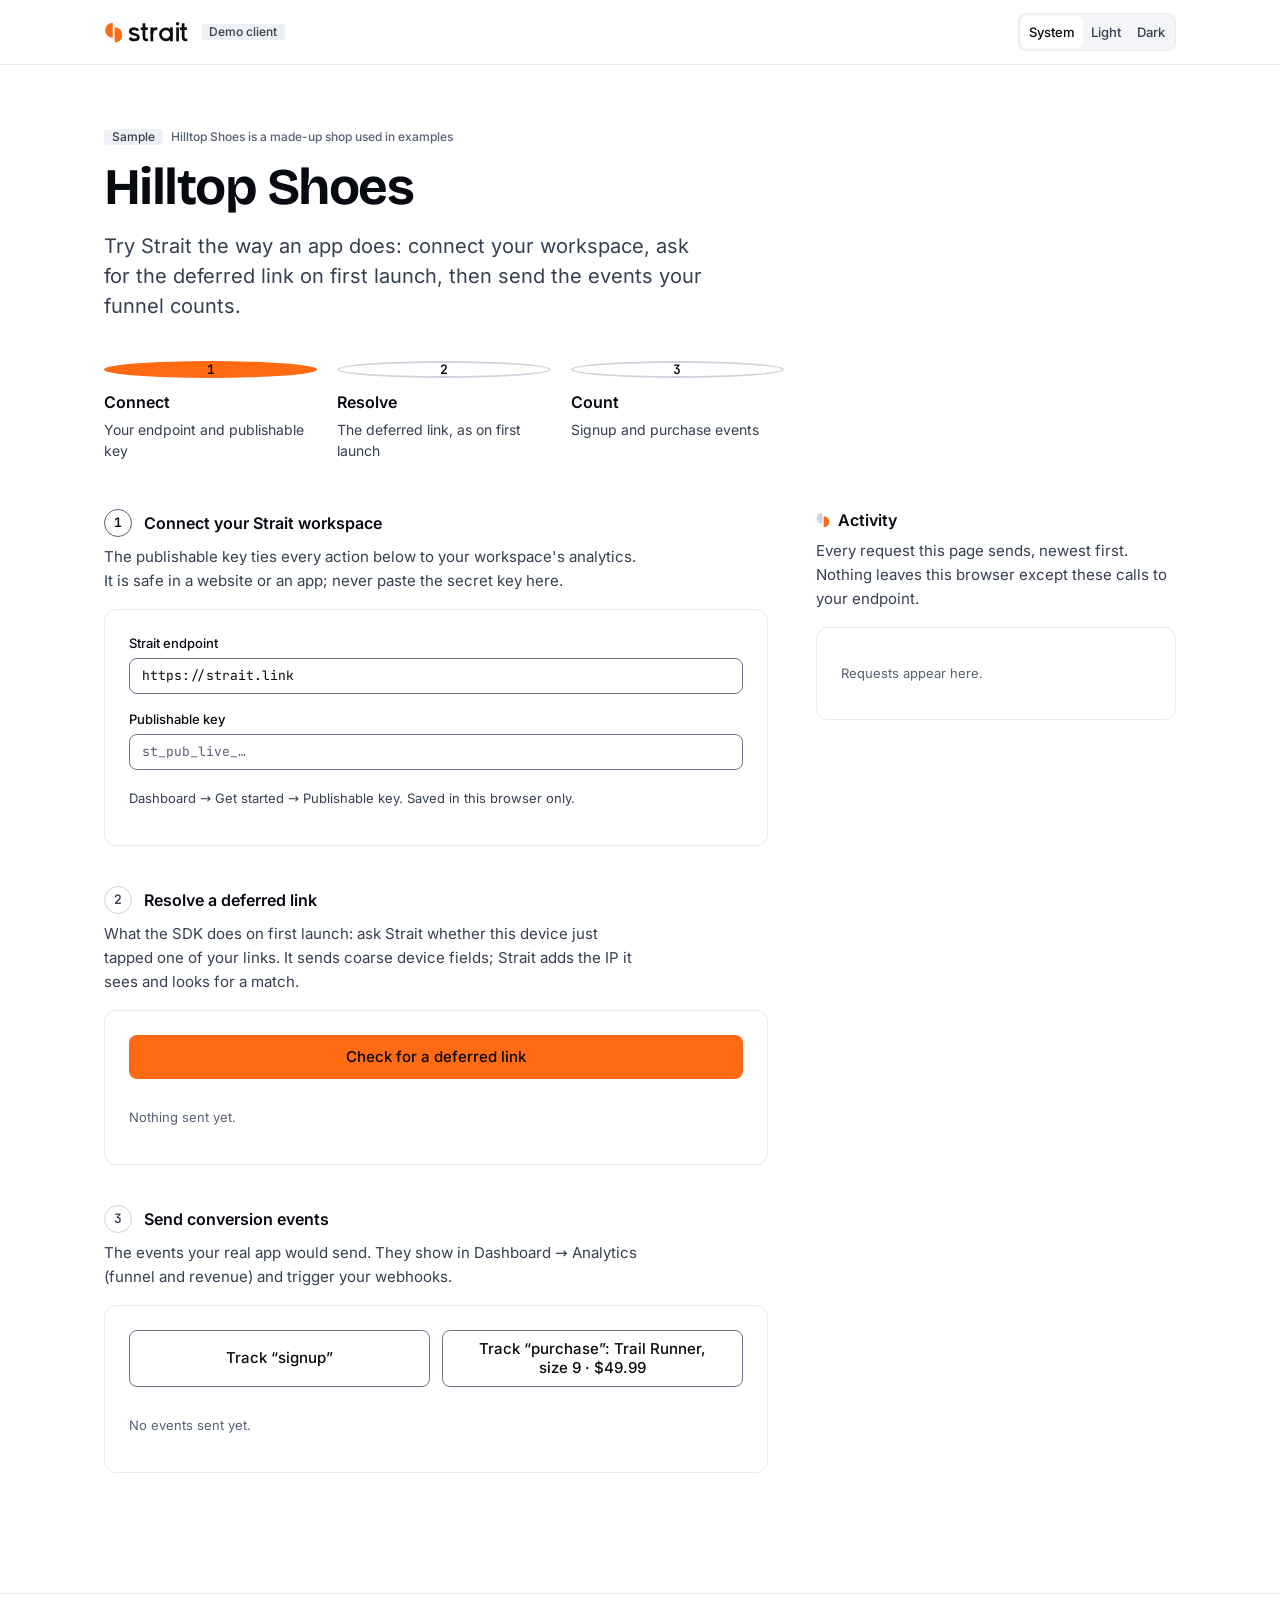
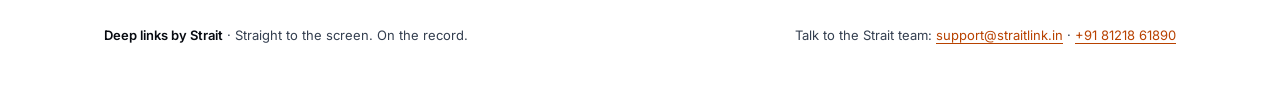
<file: index.html>
<!doctype html>
<html lang="en">
<head>
<meta charset="utf-8">
<meta name="viewport" content="width=device-width, initial-scale=1, viewport-fit=cover">
<meta name="color-scheme" content="dark light">
<title>Hilltop Shoes · a Strait demo client</title>
<script>try{var t=localStorage.getItem('strait.theme');if(t==='light'||t==='dark')document.documentElement.dataset.theme=t}catch(e){}</script>
<link rel="icon" href="assets/favicon.svg" type="image/svg+xml">
<link rel="preload" href="assets/fonts/bricolage-grotesque.woff2" as="font" type="font/woff2" crossorigin>
<link rel="stylesheet" href="assets/fonts.css">
<link rel="stylesheet" href="strait-tokens.css">
<link rel="stylesheet" href="strait-ui.css">
<link rel="stylesheet" href="strait-parts.css">
<link rel="stylesheet" href="assets/demo.css">
</head>
<body class="st-root">
<a class="skip" href="#main">Skip to the demo</a>
<header class="bar">
  <div class="bar-in">
    <a class="brand" href="./" aria-label="Strait demo client, home">
      <img class="lk-l" src="assets/strait-lockup.svg" alt="Strait" width="85" height="28">
      <img class="lk-d" src="assets/strait-lockup-dark.svg" alt="Strait" width="85" height="28">
    </a>
    <span class="tag">Demo client</span>
    <div class="theme" role="group" aria-label="Theme">
      <button type="button" class="t-sys" data-theme-set="system" aria-pressed="true">System</button>
      <button type="button" data-theme-set="light" aria-pressed="false">Light</button>
      <button type="button" data-theme-set="dark" aria-pressed="false">Dark</button>
    </div>
  </div>
</header>

<main id="main" class="wrap">
  <section class="hero" aria-labelledby="title">
    <p class="eyebrow"><span class="tag">Sample</span><span>Hilltop Shoes is a made-up shop used in examples</span></p>
    <h1 class="title" id="title">Hilltop Shoes</h1>
    <p class="lead">Try Strait the way an app does: connect your workspace, ask for the deferred link on first launch, then send the events your funnel counts.</p>
  </section>

  <ol class="rail" aria-label="Steps" id="rail">
    <li class="rail-s is-on" aria-current="step"><span class="rail-in"><b class="rail-n">1</b><span class="rail-t">Connect</span><span class="rail-d">Your endpoint and publishable key</span></span></li>
    <li class="rail-s"><span class="rail-in"><b class="rail-n">2</b><span class="rail-t">Resolve</span><span class="rail-d">The deferred link, as on first launch</span></span></li>
    <li class="rail-s"><span class="rail-in"><b class="rail-n">3</b><span class="rail-t">Count</span><span class="rail-d">Signup and purchase events</span></span></li>
  </ol>

  <div class="cols">
  <div class="steps">
  <section class="step is-on" id="step1" aria-labelledby="h-step1">
    <h2 class="step-h" id="h-step1"><span class="step-n" aria-hidden="true">1</span>Connect your Strait workspace</h2>
    <p class="step-p">The publishable key ties every action below to your workspace's analytics. It is safe in a website or an app; never paste the secret key here.</p>
    <div class="card st-card">
      <div class="st-field">
        <label class="st-label" for="endpoint">Strait endpoint</label>
        <input class="st-input st-input--mono" id="endpoint" value="https://strait.link" autocomplete="off" spellcheck="false" inputmode="url">
      </div>
      <div class="st-field">
        <label class="st-label" for="publishableKey">Publishable key</label>
        <input class="st-input st-input--mono" id="publishableKey" placeholder="st_pub_live_…" autocomplete="off" spellcheck="false" aria-describedby="pk-help">
        <p class="st-help" id="pk-help">Dashboard → Get started → Publishable key. Saved in this browser only.</p>
      </div>
    </div>
  </section>

  <section class="step" id="step2" aria-labelledby="h-step2">
    <h2 class="step-h" id="h-step2"><span class="step-n" aria-hidden="true">2</span>Resolve a deferred link</h2>
    <p class="step-p">What the SDK does on first launch: ask Strait whether this device just tapped one of your links. It sends coarse device fields; Strait adds the IP it sees and looks for a match.</p>
    <div class="card st-card">
      <button class="st-btn st-btn--primary st-btn--lg st-btn--block" id="btnMatch" type="button">Check for a deferred link</button>
      <div id="matchRes" aria-live="polite"><p class="empty">Nothing sent yet.</p></div>
    </div>
  </section>

  <section class="step" id="step3" aria-labelledby="h-step3">
    <h2 class="step-h" id="h-step3"><span class="step-n" aria-hidden="true">3</span>Send conversion events</h2>
    <p class="step-p">The events your real app would send. They show in Dashboard → Analytics (funnel and revenue) and trigger your webhooks.</p>
    <div class="card st-card">
      <div class="row">
        <button class="st-btn st-btn--secondary st-btn--lg" id="btnSignup" type="button">Track “signup”</button>
        <button class="st-btn st-btn--secondary st-btn--lg" id="btnPurchase" type="button">Track “purchase”: Trail Runner, size 9 · $49.99</button>
      </div>
      <div id="eventRes" aria-live="polite"><p class="empty">No events sent yet.</p></div>
    </div>
  </section>

  </div>
  <aside class="step record" aria-labelledby="h-log">
    <h2 class="step-h record-h" id="h-log"><svg class="h-mm h-mm--r" viewBox="4 1 40 46" aria-hidden="true" focusable="false"><path class="h-mm-l" d="M22 3A16 16 0 0 0 22 35Z"/><path class="h-mm-r" d="M26 45A16 16 0 0 0 26 13Z"/></svg>Activity</h2>
    <p class="step-p">Every request this page sends, newest first. Nothing leaves this browser except these calls to your endpoint.</p>
    <div class="card st-card">
      <ol class="log" id="log"><li class="empty">Requests appear here.</li></ol>
    </div>
  </aside>
  </div>
</main>

<div class="seam" aria-hidden="true"><i class="seam-dot"></i></div>
<footer class="foot">
  <p><b>Deep links by Strait</b> · Straight to the screen. On the record.</p>
  <p>Talk to the Strait team: <a href="mailto:support@straitlink.in">support@straitlink.in</a> · <a href="tel:+918121861890">+91 81218 61890</a></p>
</footer>

<script src="assets/theme.js"></script>
<script>
const $ = (id) => document.getElementById(id);
const cfg = () => ({ endpoint: $('endpoint').value.replace(/\/+$/, ''), publishableKey: $('publishableKey').value.trim() });

// Served from this machine → default to the local engine (npm run dev, port 3000)
// rather than the hosted one, so local testing never silently hits old code.
if (['localhost', '127.0.0.1'].includes(location.hostname)) $('endpoint').value = 'http://localhost:3000';

// Persist config (an endpoint / key you typed wins over the default above).
for (const k of ['endpoint', 'publishableKey']) {
  try { const v = localStorage.getItem('strait_' + k); if (v) $(k).value = v; } catch {}
  $(k).addEventListener('input', () => { try { localStorage.setItem('strait_' + k, $(k).value); } catch {} progress(); });
}

// ── Small DOM helpers: everything from the network is set as text, never as HTML ──
function h(tag, attrs = {}, ...kids) {
  const n = document.createElement(tag);
  for (const [k, v] of Object.entries(attrs)) n.setAttribute(k, v);
  for (const c of kids) n.append(c instanceof Node ? c : document.createTextNode(String(c)));
  return n;
}
const MARK = '<svg class="h-mm h-mm--r h-rcpt-m" viewBox="4 1 40 46" aria-hidden="true" focusable="false"><path class="h-mm-l" d="M22 3A16 16 0 0 0 22 35Z"/><path class="h-mm-r" d="M26 45A16 16 0 0 0 26 13Z"/></svg>';
/** A health chip: glyph + word (OK / Broken), with the HTTP status as its label. */
function chip(ok, label) {
  return h('span', { class: 'chip', 'data-set': 'health', 'data-value': ok ? 'ok' : 'broken' }, `${label}: ${ok ? 'OK' : 'Broken'}`);
}
function line(k, v, block = false) {
  return h('li', block ? { class: 'is-block' } : {}, h('span', { class: 'h-rk' }, k), h('span', { class: 'sr' }, ': '), h('i', { 'aria-hidden': 'true' }), h('span', { class: 'h-rv' }, v));
}
let receipts = 0;
/** The record of one request: a receipt on warm paper, with the raw reply under it. */
function receipt(head, lines, note, raw) {
  const id = 'rc-' + (++receipts);
  const top = h('p', { class: 'h-rcpt-h', id }, h('span', {}, head));
  top.insertAdjacentHTML('beforeend', MARK);
  const art = h('article', { class: 'h-rcpt', 'aria-labelledby': id }, top, h('ul', { class: 'h-rcpt-l' }, ...lines));
  if (note) art.append(h('p', { class: 'h-rcpt-b' }, note));
  const frag = document.createDocumentFragment();
  frag.append(art);
  if (raw !== undefined) frag.append(h('details', { class: 'raw' }, h('summary', {}, 'Raw reply'), h('pre', {}, typeof raw === 'string' ? raw : JSON.stringify(raw, null, 2))));
  return frag;
}
const clock = () => new Date().toLocaleTimeString([], { hour: '2-digit', minute: '2-digit', second: '2-digit' });

function logLine(msg, ok, status) {
  const el = $('log');
  if (el.querySelector('.empty')) el.textContent = '';
  el.prepend(h('li', {}, h('time', {}, clock()), chip(ok, status), h('span', { class: 'msg' }, msg)));
}

// ── The 1/2/3 rail follows what has been done ──
const done = { match: false, event: false };
function progress() {
  const steps = [!!cfg().publishableKey, done.match, done.event];
  const current = steps.indexOf(false); // -1 = all done
  document.querySelectorAll('#rail .rail-s').forEach((li, i) => {
    li.classList.toggle('is-done', steps[i] && i !== current);
    li.classList.toggle('is-on', i === current);
    if (i === current) li.setAttribute('aria-current', 'step'); else li.removeAttribute('aria-current');
    const sec = $('step' + (i + 1));
    sec.classList.toggle('is-on', i === current);
    sec.classList.toggle('is-done', steps[i] && i !== current);
  });
}
progress();

function device() {
  return {
    screenWidth: Math.round(window.screen.width),
    pixelRatio: window.devicePixelRatio || 1,
    language: navigator.language || 'en',
    timezone: Intl.DateTimeFormat().resolvedOptions().timeZone || 'XX',
    platform: 'web',
  };
}

async function post(path, body) {
  const { endpoint } = cfg();
  const res = await fetch(endpoint + path, {
    method: 'POST', headers: { 'Content-Type': 'application/json' }, body: JSON.stringify(body),
  });
  let parsed = null; try { parsed = await res.json(); } catch {}
  return { status: res.status, ok: res.ok, body: parsed };
}

function needKey(target) {
  target.replaceChildren(h('p', { class: 'st-error', role: 'alert' }, 'Enter your publishable key first (step 1).'));
  $('publishableKey').setAttribute('aria-invalid', 'true');
  $('publishableKey').focus();
}
$('publishableKey').addEventListener('input', () => $('publishableKey').removeAttribute('aria-invalid'));

$('btnMatch').onclick = async () => {
  const { publishableKey } = cfg();
  if (!publishableKey) return needKey($('matchRes'));
  $('btnMatch').disabled = true;
  $('matchRes').replaceChildren(h('p', { class: 'empty' }, 'Asking Strait…'));
  try {
    const r = await post('/v1/match', { publishableKey, ...device() });
    const b = r.body || {};
    const lines = [line('Reply', chip(r.ok, r.status)), line('Matched', b.matched ? 'Yes' : 'No')];
    if (b.matchMethod) lines.push(line('Method', b.matchMethod));
    if (b.longUrl) lines.push(line('Goes to', b.longUrl, true));
    if (b.clickId) lines.push(line('Tap id', b.clickId));
    if (!r.ok && b.reason) lines.push(line('Reason', b.reason));
    lines.push(line('Time', clock()));
    const note = r.ok
      ? (b.matched ? 'Your app would open this screen now. Pass the tap id with conversion events.' : 'No recent tap from this device. Tap one of your links on this device, then check again.')
      : 'Check the endpoint and the publishable key.';
    $('matchRes').replaceChildren(receipt('POST /v1/match', lines, note, r.body ?? '(no JSON body)'));
    logLine('POST /v1/match' + (b.matched ? ` matched → ${b.longUrl}` : ' no match yet'), r.ok, r.status);
    if (r.ok) { done.match = true; progress(); }
  } catch (e) {
    $('matchRes').replaceChildren(receipt('POST /v1/match', [line('Reply', chip(false, 'Network')), line('Time', clock())], `${e.message}. Is the endpoint reachable?`));
    logLine('POST /v1/match failed: ' + e.message, false, 'Network');
  }
  $('btnMatch').disabled = false;
};

async function sendEvent(name, extra) {
  const { publishableKey } = cfg();
  if (!publishableKey) return needKey($('eventRes'));
  $('eventRes').replaceChildren(h('p', { class: 'empty' }, 'Sending…'));
  try {
    const r = await post('/v1/event', { publishableKey, event: name, ...extra });
    const lines = [line('Event', name)];
    if (extra.value) lines.push(line('Value', `$${extra.value.toFixed(2)} ${extra.currency}`));
    lines.push(line('Reply', chip(r.ok, r.status)), line('Time', clock()));
    const note = r.ok ? 'Recorded. See Dashboard → Analytics.' : 'The engine refused the event: see the raw reply.';
    $('eventRes').replaceChildren(receipt('POST /v1/event', lines, note, r.body ?? '(no JSON body)'));
    logLine(`POST /v1/event "${name}"`, r.ok, r.status);
    if (r.ok) { done.event = true; progress(); }
  } catch (e) {
    $('eventRes').replaceChildren(receipt('POST /v1/event', [line('Event', name), line('Reply', chip(false, 'Network')), line('Time', clock())], `${e.message}. Is the endpoint reachable?`));
    logLine('POST /v1/event failed: ' + e.message, false, 'Network');
  }
}
$('btnSignup').onclick = () => sendEvent('signup', {});
$('btnPurchase').onclick = () => sendEvent('purchase', { value: 49.99, currency: 'USD' });
</script>
</body>
</html>
</file>
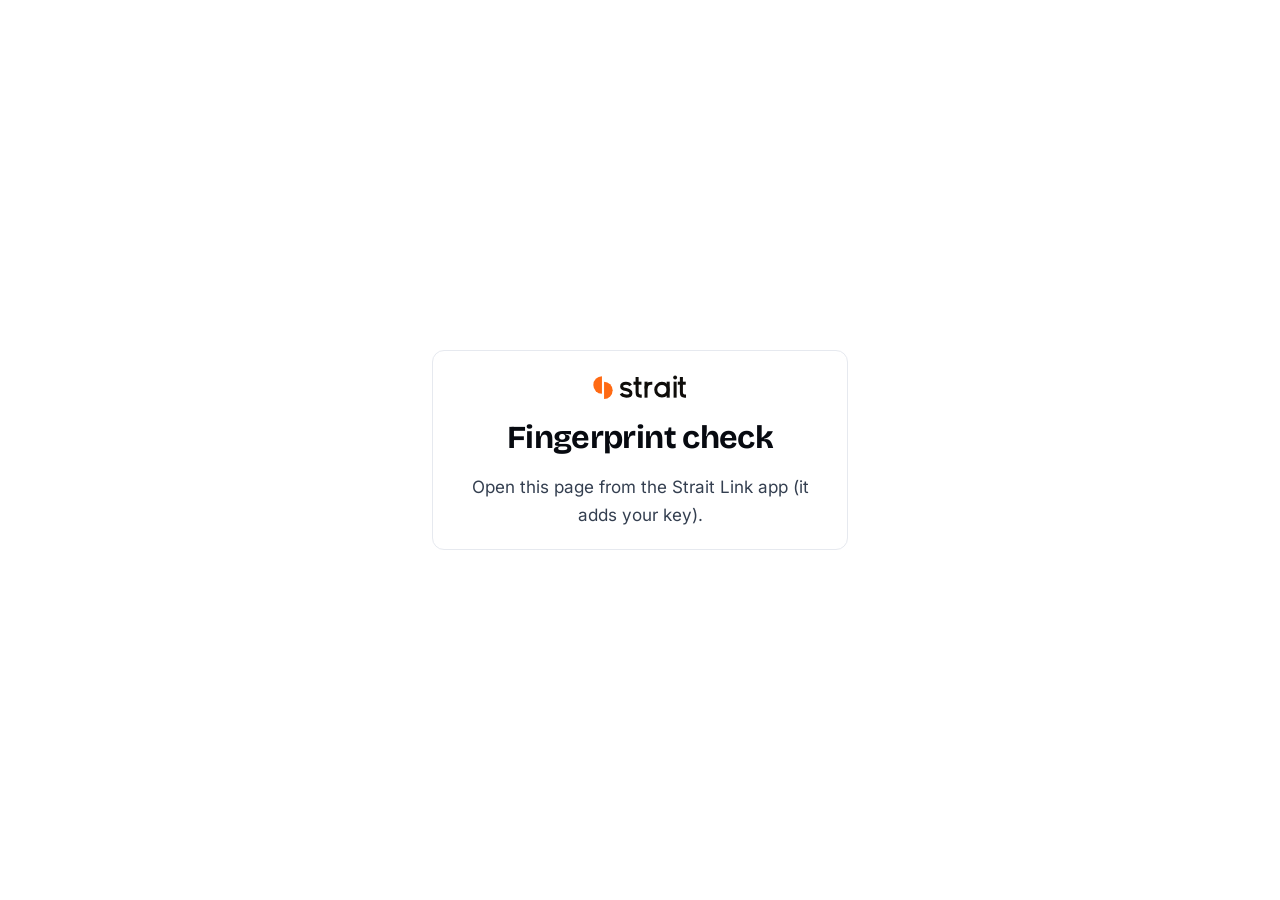
<file: fingerprint.html>
<!doctype html>
<html lang="en">
<head>
<meta charset="utf-8">
<meta name="viewport" content="width=device-width, initial-scale=1">
<meta name="robots" content="noindex">
<title>Fingerprint check · browser side</title>
<meta name="color-scheme" content="dark light">
<script>try{var t=localStorage.getItem('strait.theme');if(t==='light'||t==='dark')document.documentElement.dataset.theme=t}catch(e){}</script>
<link rel="icon" href="assets/favicon.svg" type="image/svg+xml">
<link rel="preload" href="assets/fonts/bricolage-grotesque.woff2" as="font" type="font/woff2" crossorigin>
<link rel="stylesheet" href="assets/fonts.css">
<link rel="stylesheet" href="strait-tokens.css">
<link rel="stylesheet" href="strait-ui.css">
<link rel="stylesheet" href="strait-parts.css">
<link rel="stylesheet" href="assets/demo.css">
<style>
  body { margin: 0; min-height: 100vh; display: flex; align-items: center; justify-content: center;
         background: var(--st-bg-subtle); padding: var(--st-space-4); box-sizing: border-box; }
  main { width: 100%; max-width: 26rem; text-align: center; display: flex; flex-direction: column;
         align-items: center; gap: var(--st-space-4); padding: var(--st-space-8) var(--st-space-6); }
  .logo img { display: block; height: 32px; width: auto; }
  main p { margin: 0; color: var(--st-text-muted); font: var(--st-text-body-lg); }
  #code { display: block; font: 600 26px/1.2 var(--st-font-mono); letter-spacing: .02em; color: var(--st-text);
          background: var(--st-brand-subtle); border: 1px solid var(--st-brand-border); border-radius: var(--st-radius-lg);
          padding: var(--st-space-3) var(--st-space-4); word-break: break-all; max-width: 100%; }
  #code:empty { display: none; }
</style>
</head>
<body class="st-root">
<main class="st-card">
  <span class="logo"><img class="lk-l" src="assets/strait-lockup.svg" alt="Strait" width="97" height="32"><img class="lk-d" src="assets/strait-lockup-dark.svg" alt="Strait" width="97" height="32"></span>
  <h1 class="st-h1">Fingerprint check</h1>
  <p id="msg">Reading this browser…</p>
  <code id="code"></code>
  <p id="next" hidden>Done. Go back to the Strait Link app: it compares its own fingerprint with this one.</p>
</main>
<script>
// Hosted here (not on the link domain) so Android doesn't hand the page to the
// app that claims the link domain. Calls the engine cross-origin (CORS *).
(async () => {
  const q = new URLSearchParams(location.search);
  const key = q.get('k') || '';
  const engine = (q.get('e') || 'https://strait.link').replace(/\/+$/, '');
  const msg = document.getElementById('msg');
  if (!/^st_pub_(live|test)_[A-Za-z0-9]{6,64}$/.test(key)) { msg.textContent = 'Open this page from the Strait Link app (it adds your key).'; return; }
  if (!/^https:\/\//.test(engine)) { msg.textContent = 'Invalid engine address.'; return; }
  try {
    const r = await fetch(engine + '/v1/debug/fingerprint', {
      method: 'POST',
      headers: { 'content-type': 'application/json' },
      body: JSON.stringify({
        publishableKey: key, origin: 'web',
        screenWidth: Math.round(screen.width), pixelRatio: window.devicePixelRatio || 1,
        language: navigator.language || 'en',
        timezone: Intl.DateTimeFormat().resolvedOptions().timeZone || 'XX',
      }),
    });
    const j = await r.json();
    if (!r.ok) throw new Error(j.error || r.status);
    msg.textContent = "This browser's fingerprint:";
    document.getElementById('code').textContent = j.extHash;
    document.getElementById('next').hidden = false;
  } catch (e) { msg.textContent = 'Could not read the fingerprint: ' + e.message; }
})();
</script>
</body>
</html>
</file>
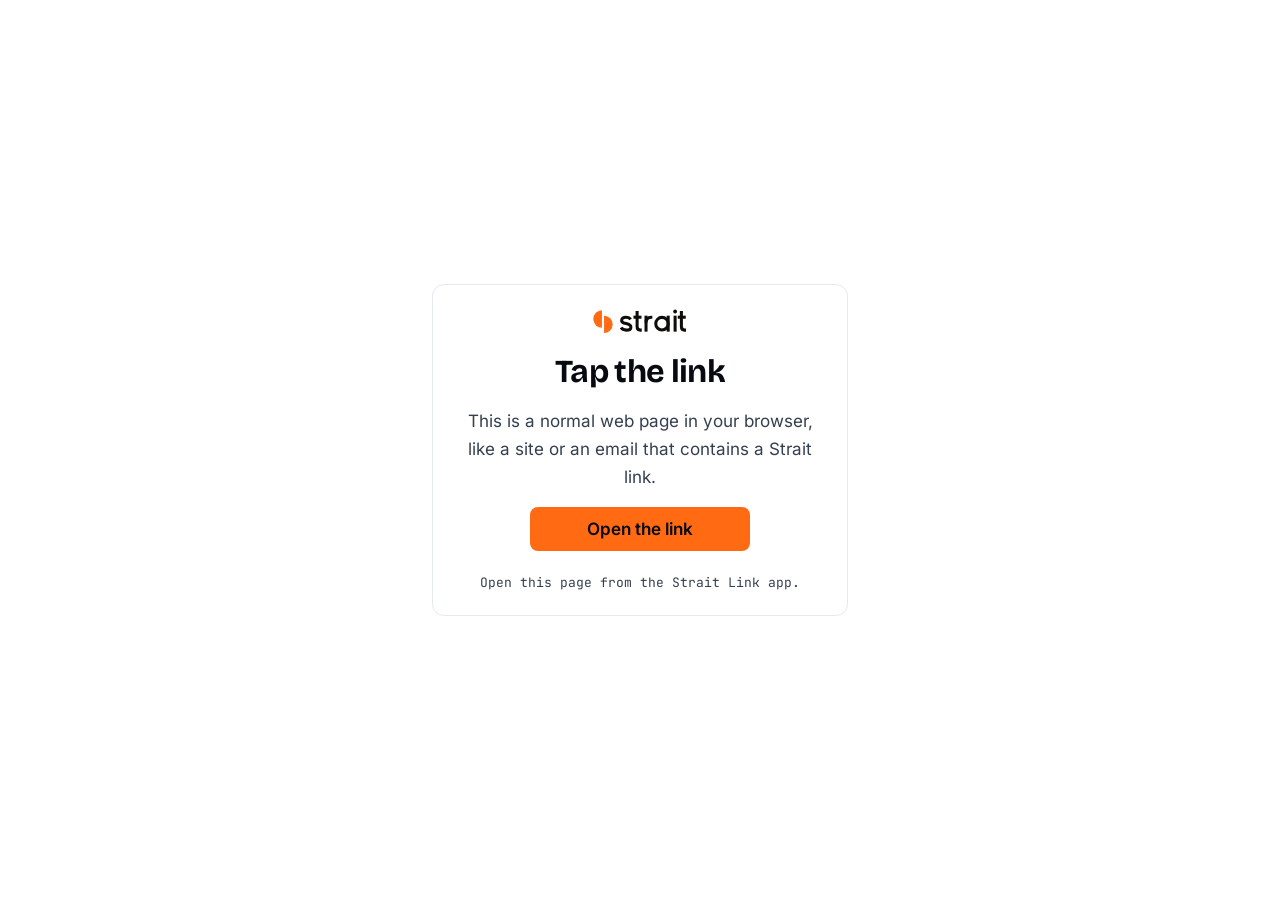
<file: open.html>
<!doctype html>
<html lang="en">
<head>
<meta charset="utf-8">
<meta name="viewport" content="width=device-width, initial-scale=1">
<meta name="robots" content="noindex">
<title>Tap a link in the browser</title>
<meta name="color-scheme" content="dark light">
<script>try{var t=localStorage.getItem('strait.theme');if(t==='light'||t==='dark')document.documentElement.dataset.theme=t}catch(e){}</script>
<link rel="icon" href="assets/favicon.svg" type="image/svg+xml">
<link rel="preload" href="assets/fonts/bricolage-grotesque.woff2" as="font" type="font/woff2" crossorigin>
<link rel="stylesheet" href="assets/fonts.css">
<link rel="stylesheet" href="strait-tokens.css">
<link rel="stylesheet" href="strait-ui.css">
<link rel="stylesheet" href="strait-parts.css">
<link rel="stylesheet" href="assets/demo.css">
<style>
  body { margin: 0; min-height: 100vh; display: flex; align-items: center; justify-content: center;
         background: var(--st-bg-subtle); padding: var(--st-space-4); box-sizing: border-box; }
  main { width: 100%; max-width: 26rem; text-align: center; display: flex; flex-direction: column;
         align-items: center; gap: var(--st-space-4); padding: var(--st-space-8) var(--st-space-6); }
  .logo img { display: block; height: 32px; width: auto; }
  main p { margin: 0; color: var(--st-text-muted); font: var(--st-text-body-lg); }
  #go { min-width: 220px; height: var(--st-control-lg); font-size: var(--st-size-17); font-weight: 600; } /* control-lg, size ladder (DS v5 §4, §5) */
  #url { font: var(--st-text-code); word-break: break-all; color: var(--st-text-muted); background: none; padding: 0; }
</style>
</head>
<body class="st-root">
<main class="st-card">
  <span class="logo"><img class="lk-l" src="assets/strait-lockup.svg" alt="Strait" width="97" height="32"><img class="lk-d" src="assets/strait-lockup-dark.svg" alt="Strait" width="97" height="32"></span>
  <h1 class="st-h1">Tap the link</h1>
  <p>This is a normal web page in your browser, like a site or an email that contains a Strait link.</p>
  <a class="btn st-btn st-btn--primary st-btn--lg" id="go" href="#">Open the link</a>
  <p><code id="url"></code></p>
</main>
<script>
// Only Strait short links (https) are allowed as targets.
const u = new URLSearchParams(location.search).get('u') || '';
const ok = /^https:\/\/[^\s"<>]+$/.test(u);
document.getElementById('go').href = ok ? u : '#';
document.getElementById('url').textContent = ok ? u : 'Open this page from the Strait Link app.';
</script>
</body>
</html>
</file>
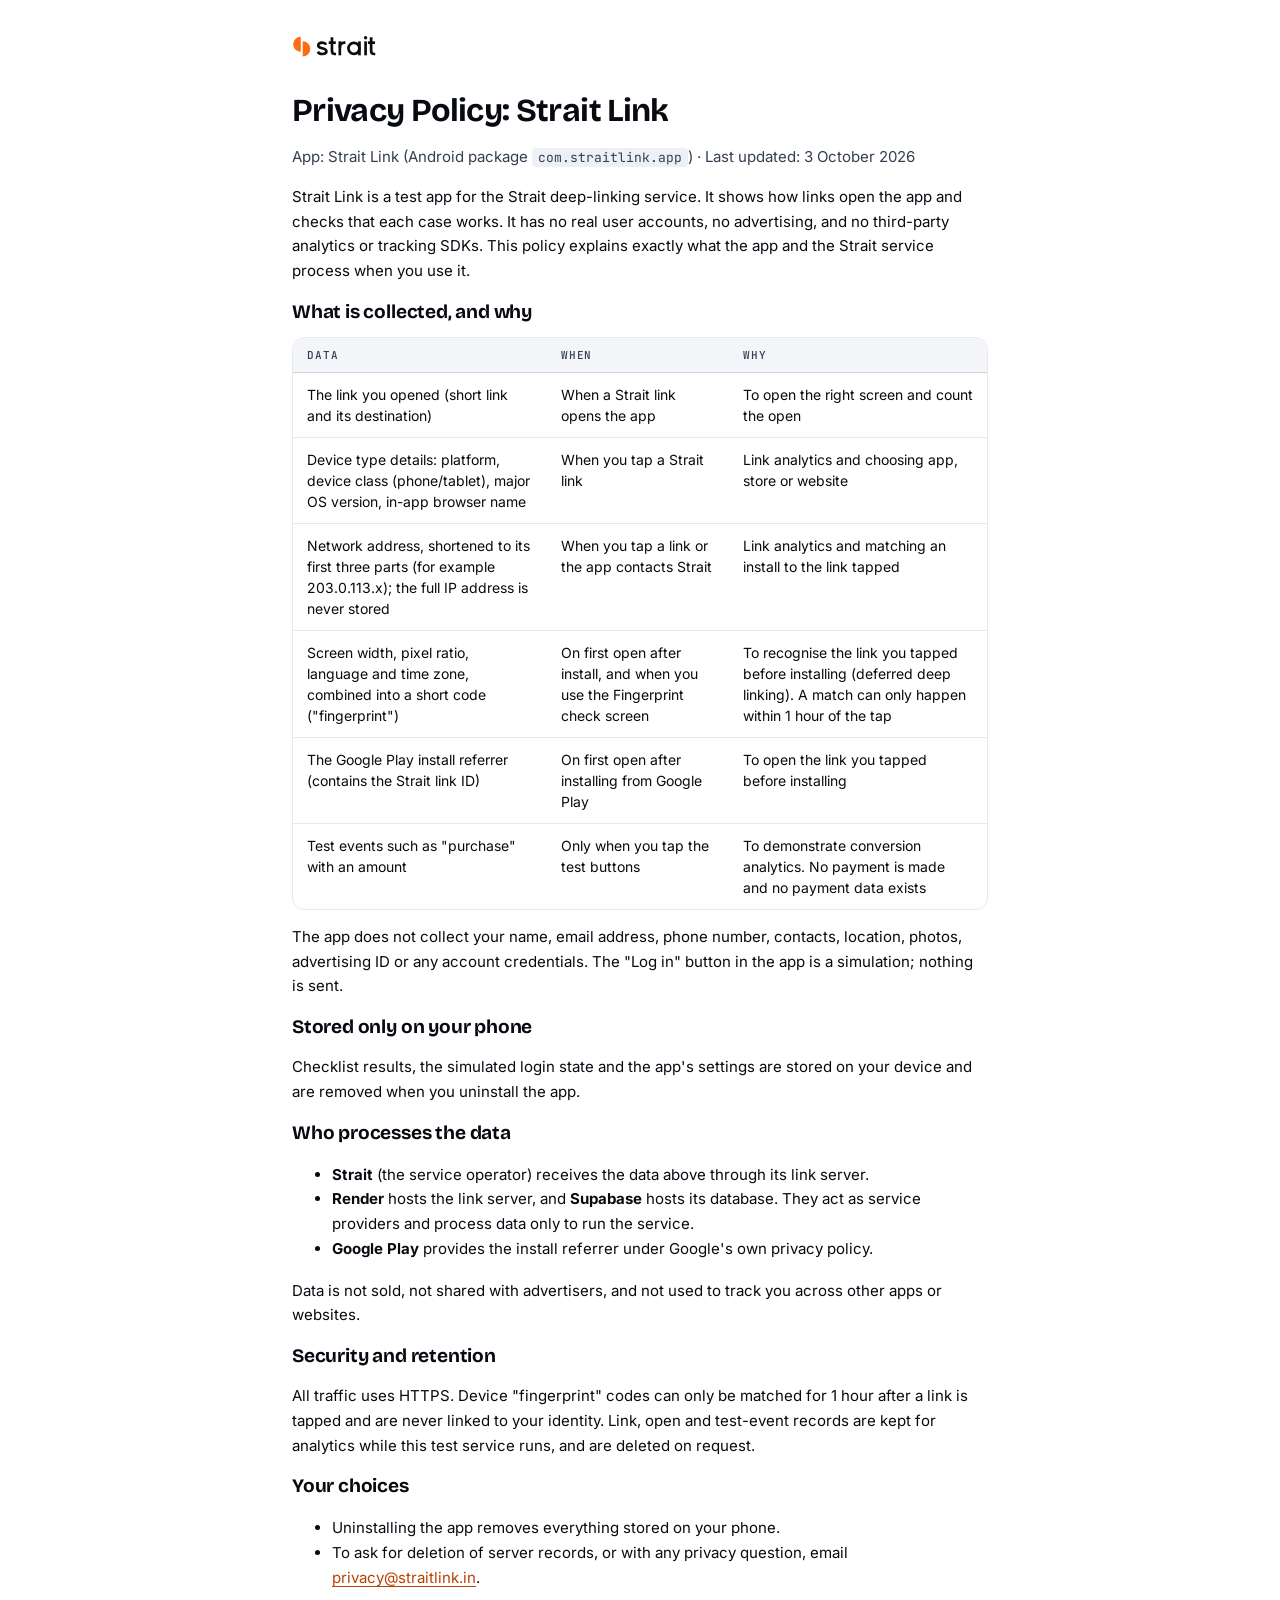
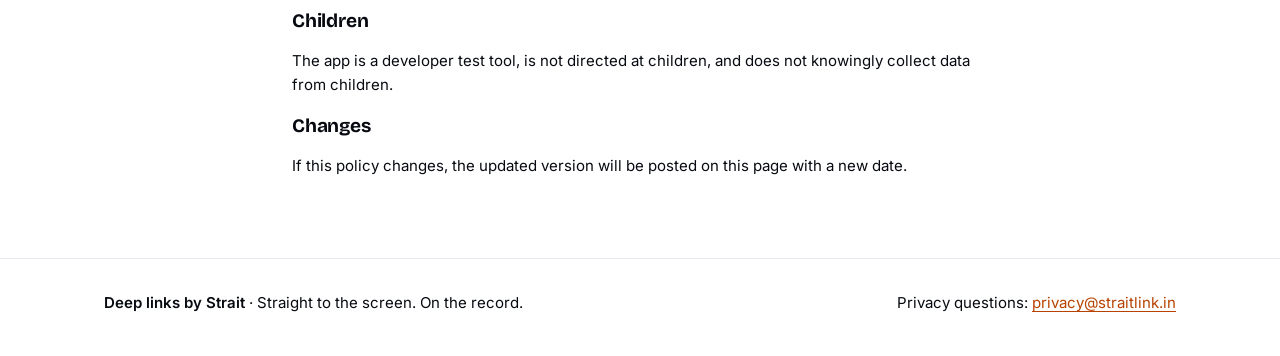
<file: privacy.html>
<!doctype html>
<html lang="en">
<head>
<meta charset="utf-8">
<meta name="viewport" content="width=device-width, initial-scale=1">
<title>Strait Link · Privacy Policy</title>
<meta name="color-scheme" content="dark light">
<script>try{var t=localStorage.getItem('strait.theme');if(t==='light'||t==='dark')document.documentElement.dataset.theme=t}catch(e){}</script>
<link rel="icon" href="assets/favicon.svg" type="image/svg+xml">
<link rel="preload" href="assets/fonts/bricolage-grotesque.woff2" as="font" type="font/woff2" crossorigin>
<link rel="stylesheet" href="assets/fonts.css">
<link rel="stylesheet" href="strait-tokens.css">
<link rel="stylesheet" href="strait-ui.css">
<link rel="stylesheet" href="strait-parts.css">
<link rel="stylesheet" href="assets/demo.css">
<style>
  body { margin: 0; background: var(--st-bg); }
  main { width: 100%; max-width: 46rem; margin: 0 auto; padding: var(--st-space-8) var(--st-space-5) var(--st-space-16); font: var(--st-text-body-lg); }
  .logo img { display: block; height: 28px; width: auto; margin-bottom: var(--st-space-8); }
  h1 { margin: 0 0 var(--st-space-2); }
  h2 { margin: var(--st-space-8) 0 var(--st-space-2); }
  p, li { font-size: var(--st-size-15); line-height: 1.65; color: var(--st-text); }
  .muted { color: var(--st-text-muted); }
  .muted code { font: var(--st-text-code); background: var(--st-bg-muted); border-radius: var(--st-radius-xs); padding: 1px 6px; }
  .st-table-wrap { margin: var(--st-space-3) 0; }
  .st-table td { font-size: 14px; line-height: 1.5; }
</style>
</head>
<body class="st-root">
<main>
  <span class="logo"><img class="lk-l" src="assets/strait-lockup.svg" alt="Strait" width="85" height="28"><img class="lk-d" src="assets/strait-lockup-dark.svg" alt="Strait" width="85" height="28"></span>
  <h1 class="st-h1">Privacy Policy: Strait Link</h1>
  <p class="muted">App: Strait Link (Android package <code>com.straitlink.app</code>) · Last updated: 3 October 2026</p>

  <p>Strait Link is a test app for the Strait deep-linking service. It shows how links open the
  app and checks that each case works. It has no real user accounts, no advertising, and no
  third-party analytics or tracking SDKs. This policy explains exactly what the app and the
  Strait service process when you use it.</p>

  <h2 class="st-h3">What is collected, and why</h2>
  <div class="st-table-wrap"><table class="st-table">
    <thead><tr><th>Data</th><th>When</th><th>Why</th></tr></thead>
    <tbody>
      <tr><td>The link you opened (short link and its destination)</td><td>When a Strait link opens the app</td><td>To open the right screen and count the open</td></tr>
      <tr><td>Device type details: platform, device class (phone/tablet), major OS version, in-app browser name</td><td>When you tap a Strait link</td><td>Link analytics and choosing app, store or website</td></tr>
      <tr><td>Network address, shortened to its first three parts (for example 203.0.113.x); the full IP address is never stored</td><td>When you tap a link or the app contacts Strait</td><td>Link analytics and matching an install to the link tapped</td></tr>
      <tr><td>Screen width, pixel ratio, language and time zone, combined into a short code ("fingerprint")</td><td>On first open after install, and when you use the Fingerprint check screen</td><td>To recognise the link you tapped before installing (deferred deep linking). A match can only happen within 1 hour of the tap</td></tr>
      <tr><td>The Google Play install referrer (contains the Strait link ID)</td><td>On first open after installing from Google Play</td><td>To open the link you tapped before installing</td></tr>
      <tr><td>Test events such as "purchase" with an amount</td><td>Only when you tap the test buttons</td><td>To demonstrate conversion analytics. No payment is made and no payment data exists</td></tr>
    </tbody>
  </table></div>

  <p>The app does not collect your name, email address, phone number, contacts, location,
  photos, advertising ID or any account credentials. The "Log in" button in the app is a
  simulation; nothing is sent.</p>

  <h2 class="st-h3">Stored only on your phone</h2>
  <p>Checklist results, the simulated login state and the app's settings are stored on your
  device and are removed when you uninstall the app.</p>

  <h2 class="st-h3">Who processes the data</h2>
  <ul>
    <li><b>Strait</b> (the service operator) receives the data above through its link server.</li>
    <li><b>Render</b> hosts the link server, and <b>Supabase</b> hosts its database. They act as
    service providers and process data only to run the service.</li>
    <li><b>Google Play</b> provides the install referrer under Google's own privacy policy.</li>
  </ul>
  <p>Data is not sold, not shared with advertisers, and not used to track you across other
  apps or websites.</p>

  <h2 class="st-h3">Security and retention</h2>
  <p>All traffic uses HTTPS. Device "fingerprint" codes can only be matched for 1 hour after a
  link is tapped and are never linked to your identity. Link, open and test-event records are
  kept for analytics while this test service runs, and are deleted on request.</p>

  <h2 class="st-h3">Your choices</h2>
  <ul>
    <li>Uninstalling the app removes everything stored on your phone.</li>
    <li>To ask for deletion of server records, or with any privacy question, email
    <a href="mailto:privacy@straitlink.in">privacy@straitlink.in</a>.</li>
  </ul>

  <h2 class="st-h3">Children</h2>
  <p>The app is a developer test tool, is not directed at children, and does not knowingly
  collect data from children.</p>

  <h2 class="st-h3">Changes</h2>
  <p>If this policy changes, the updated version will be posted on this page with a new date.</p>
</main>
<div class="seam" aria-hidden="true"><i class="seam-dot"></i></div>
<footer class="foot">
  <p><b>Deep links by Strait</b> · Straight to the screen. On the record.</p>
  <p>Privacy questions: <a href="mailto:privacy@straitlink.in">privacy@straitlink.in</a></p>
</footer>
</body>
</html>
</file>
<file: assets/fonts.css>
/* Self-hosted brand faces (no request to Google), DS v5 §4. Bricolage Grotesque 700 for display only,
   Inter for body, JetBrains Mono for labels, code and receipts. The display stack falls back to a
   local Arial Bold ("Strait Display Fallback") so the H1 holds its place while the face loads. */
@font-face { font-family: "Bricolage Grotesque"; src: url("fonts/bricolage-grotesque.woff2") format("woff2"); font-weight: 600 800; font-display: swap; }
@font-face { font-family: "Inter"; src: url("fonts/inter.woff2") format("woff2"); font-weight: 100 900; font-display: swap; }
@font-face { font-family: "JetBrains Mono"; src: url("fonts/jetbrains-mono.woff2") format("woff2"); font-weight: 100 900; font-display: swap; }
@font-face { font-family: "Strait Display Fallback"; src: local("Arial Bold"), local("Arial-BoldMT"); font-weight: 700; size-adjust: 96%; }
</file>
<file: strait-tokens.css>
/* Strait design tokens v4.1.0 — GENERATED by brand/tokens/build.mjs from strait.tokens.json. Do not edit. */
/* Fonts: Self-hosted woff2, no Google request: Bricolage Grotesque 700 (96pt optical size, Latin subset, @fontsource/bricolage-grotesque) for display only; Inter variable for body; JetBrains Mono variable for code. Preload only the display face. */
:root {
  --st-bg: #FFFFFF;
  --st-bg-subtle: #F3F5F8;
  --st-bg-muted: #EDF0F4;
  --st-surface: #FFFFFF;
  --st-surface-raised: #FFFFFF;
  --st-border: #E6E9EF;
  --st-border-strong: #CDD3DD;
  --st-border-control: #6B778B;
  --st-text: #070A10;
  --st-text-muted: #343F50;
  --st-text-subtle: #556175;
  --st-text-inverse: #FFFFFF;
  --st-brand: #FF6A13;
  --st-brand-hover: #FF8237;
  --st-brand-press: #E85600;
  --st-on-brand: #070A10;
  --st-brand-subtle: #FFF4EC;
  --st-brand-border: #FFC49E;
  --st-brand-text: #B84200;
  --st-link: #B84200;
  --st-link-hover: #8A3304;
  --st-focus-ring: #E85600;
  --st-field: #FF6A13;
  --st-on-field: #070A10;
  --st-night: #0A0E15;
  --st-on-night: #F3F5F8;
  --st-on-night-muted: #A8B1C0;
  --st-lane: #1E8FD6;
  --st-lane-text: #1673B0;
  --st-accent: #1E8FD6;
  --st-accent-text: #1673B0;
  --st-success: #15803D;
  --st-success-bg: #ECFDF3;
  --st-warning: #A35208;
  --st-warning-bg: #FFF7E8;
  --st-danger: #B91C1C;
  --st-danger-bg: #FEF2F2;
  --st-info: #1D4ED8;
  --st-info-bg: #EFF6FF;
  --st-chart-1: #2A78D6;
  --st-chart-2: #E85600;
  --st-chart-3: #0F9F8F;
  --st-chart-4: #6A4FD6;
  --st-chart-5: #D6457E;
  --st-chart-6: #9A6B00;
  --st-scrim: rgba(7,10,16,0.48);
  --st-logo-mark: #FF6A13;
  --st-logo-word: #070A10;
  --st-status-ok: #15803D;
  --st-status-ok-bg: #ECFDF3;
  --st-status-degraded: #A35208;
  --st-status-degraded-bg: #FFF7E8;
  --st-status-broken: #B91C1C;
  --st-status-broken-bg: #FEF2F2;
  --st-status-unknown: #556175;
  --st-status-unknown-bg: #EDF0F4;
  --st-certainty-exact: #1673B0;
  --st-certainty-exact-bg: #EAF4FC;
  --st-certainty-likely: #4A88D0;
  --st-certainty-likely-bg: #F0F5FC;
  --st-certainty-estimated: #6B778B;
  --st-certainty-estimated-bg: #EDF0F4;
  --st-certainty-failed: #B91C1C;
  --st-certainty-failed-bg: #FEF2F2;
  --st-chart-other: #6B778B;
  --st-chart-grid: #E6E9EF;
  --st-chart-axis: #CDD3DD;
  --st-chart-focus: #070A10;
  --st-seq-1: #DCEBFA;
  --st-seq-2: #A9CDF2;
  --st-seq-3: #6EA9E8;
  --st-seq-4: #2A78D6;
  --st-seq-5: #1A4F94;
  --st-diverging-neg: #D6457E;
  --st-diverging-mid: #EDF0F4;
  --st-diverging-pos: #2A78D6;
  --st-gradient-hero-glow: radial-gradient(60% 50% at 50% 0%, rgba(255,106,19,0.10), rgba(255,106,19,0) 70%);
  --st-gradient-scene: linear-gradient(180deg, #FFFFFF 0%, #F3F5F8 100%);
  --st-gradient-night: linear-gradient(180deg, #0F141D 0%, #0A0E15 55%, #070A10 100%);
  --st-gradient-signal: linear-gradient(160deg, #FF8237 0%, #FF6A13 50%, #E85600 100%);
  --st-gradient-focus-wash: linear-gradient(180deg, #FFF4EC 0%, #FFFFFF 45%);
  --st-gradient-route-head: linear-gradient(90deg, #FF6A13 0%, #FF6A13 70%, rgba(255,106,19,0) 100%);
  --st-gradient-skeleton: linear-gradient(90deg, #EDF0F4 0%, #F3F5F8 50%, #EDF0F4 100%);
  --st-gradient-fade-edge: linear-gradient(var(--st-fade-dir, 90deg), var(--st-fade-from, var(--st-surface)), transparent);
  --st-gradient-seq: linear-gradient(90deg, #DCEBFA, #A9CDF2, #6EA9E8, #2A78D6, #1A4F94);
  --st-gradient-diverging: linear-gradient(90deg, #D6457E, #EDF0F4, #2A78D6);
  --st-font-display: 'Bricolage Grotesque', Inter, 'Helvetica Neue', Arial, sans-serif;
  --st-font-body: Inter, system-ui, -apple-system, 'Segoe UI', Roboto, sans-serif;
  --st-font-mono: 'JetBrains Mono', 'SF Mono', Menlo, Consolas, monospace;
  --st-text-display-poster: 700 clamp(4rem, 15vw, 12rem)/0.86 var(--st-font-display);
  --st-tracking-display-poster: -0.05em;
  --st-text-display-hero: 700 clamp(3.25rem, 8.5vw, 6.5rem)/0.95 var(--st-font-display);
  --st-tracking-display-hero: -0.045em;
  --st-text-display-xl: 700 clamp(2.5rem, 5.5vw, 4rem)/1 var(--st-font-display);
  --st-tracking-display-xl: -0.035em;
  --st-text-display-lg: 700 clamp(2rem, 4vw, 3.5rem)/1.05 var(--st-font-display);
  --st-tracking-display-lg: -0.03em;
  --st-text-h1: 700 32px/38px var(--st-font-display);
  --st-tracking-h1: -0.02em;
  --st-text-page-title: 700 24px/30px var(--st-font-display);
  --st-tracking-page-title: -0.015em;
  --st-text-h2: 700 24px/30px var(--st-font-display);
  --st-tracking-h2: -0.015em;
  --st-text-h3: 700 19px/26px var(--st-font-display);
  --st-tracking-h3: -0.01em;
  --st-text-h4: 600 15px/22px var(--st-font-body);
  --st-tracking-h4: 0;
  --st-text-section-title: 600 16px/22px var(--st-font-body);
  --st-tracking-section-title: 0;
  --st-text-verdict: 500 16px/24px var(--st-font-body);
  --st-tracking-verdict: 0;
  --st-text-lead: 400 20px/30px var(--st-font-body);
  --st-tracking-lead: 0;
  --st-text-body-lg: 400 17px/28px var(--st-font-body);
  --st-tracking-body-lg: 0;
  --st-text-body-md: 400 15px/24px var(--st-font-body);
  --st-tracking-body-md: 0;
  --st-text-body: 400 14px/21px var(--st-font-body);
  --st-tracking-body: 0;
  --st-text-card-title: 600 14px/20px var(--st-font-body);
  --st-tracking-card-title: 0;
  --st-text-body-sm: 400 13px/19px var(--st-font-body);
  --st-tracking-body-sm: 0;
  --st-text-caption: 500 12px/16px var(--st-font-body);
  --st-tracking-caption: 0.01em;
  --st-text-overline: 500 11px/14px var(--st-font-mono);
  --st-tracking-overline: 0.08em;
  --st-text-station: 500 12px/16px var(--st-font-mono);
  --st-tracking-station: 0.06em;
  --st-text-code-lg: 400 14px/22px var(--st-font-mono);
  --st-tracking-code-lg: 0;
  --st-text-code: 400 13px/20px var(--st-font-mono);
  --st-tracking-code: 0;
  --st-text-code-sm: 400 12px/16px var(--st-font-mono);
  --st-tracking-code-sm: 0;
  --st-text-kbd: 500 12px/16px var(--st-font-mono);
  --st-tracking-kbd: 0;
  --st-text-metric-xl: 600 64px/64px var(--st-font-mono);
  --st-tracking-metric-xl: -0.02em;
  --st-text-metric: 700 28px/32px var(--st-font-display);
  --st-tracking-metric: -0.02em;
  --st-text-metric-sm: 600 20px/24px var(--st-font-body);
  --st-tracking-metric-sm: 0;
  --st-size-11: 0.6875rem;
  --st-size-12: 0.75rem;
  --st-size-13: 0.8125rem;
  --st-size-14: 0.875rem;
  --st-size-15: 0.9375rem;
  --st-size-16: 1rem;
  --st-size-17: 1.0625rem;
  --st-size-19: 1.1875rem;
  --st-size-20: 1.25rem;
  --st-size-24: 1.5rem;
  --st-size-28: 1.75rem;
  --st-size-32: 2rem;
  --st-size-56: 3.5rem;
  --st-size-64: 4rem;
  --st-numerals: tabular-nums lining-nums;
  --st-space-0: 0px;
  --st-space-0-5: 2px;
  --st-space-1: 4px;
  --st-space-2: 8px;
  --st-space-3: 12px;
  --st-space-4: 16px;
  --st-space-5: 20px;
  --st-space-6: 24px;
  --st-space-8: 32px;
  --st-space-10: 40px;
  --st-space-12: 48px;
  --st-space-16: 64px;
  --st-space-20: 80px;
  --st-space-24: 96px;
  --st-space-32: 128px;
  --st-space-40: 160px;
  --st-radius-xs: 4px;
  --st-radius-sm: 6px;
  --st-radius-md: 8px;
  --st-radius-lg: 12px;
  --st-radius-xl: 16px;
  --st-radius-2xl: 20px;
  --st-radius-full: 999px;
  --st-shadow-sm: 0 1px 2px rgba(7,10,16,0.06);
  --st-shadow-md: 0 4px 12px rgba(7,10,16,0.08), 0 1px 3px rgba(7,10,16,0.06);
  --st-shadow-lg: 0 16px 40px rgba(7,10,16,0.14), 0 4px 12px rgba(7,10,16,0.08);
  --st-shadow-glow: 0 40px 120px -40px rgba(255,106,19,0.45);
  --st-duration-instant: 0ms;
  --st-duration-fast: 120ms;
  --st-duration-base: 180ms;
  --st-duration-step: 240ms;
  --st-duration-stagger: 120ms;
  --st-duration-slow: 280ms;
  --st-duration-reveal: 400ms;
  --st-duration-route: 900ms;
  --st-duration-scene: 1200ms;
  --st-duration-travel: 1600ms;
  --st-ease-standard: cubic-bezier(0.2, 0, 0, 1);
  --st-ease-exit: cubic-bezier(0.4, 0, 1, 1);
  --st-ease-emphasized: cubic-bezier(0.3, 0, 0, 1.2);
  --st-ease-route: cubic-bezier(0.65, 0, 0.35, 1);
  --st-bp-sm: 480px;
  --st-bp-md: 768px;
  --st-bp-lg: 1024px;
  --st-bp-xl: 1280px;
  --st-phone-min: 360px;
  --st-content-max: 1120px;
  --st-content-wide: 1200px;
  --st-prose-max: 68ch;
  --st-gutter: 16px;
  --st-gutter-md: 24px;
  --st-section-y: 160px;
  --st-section-y-md: 96px;
  --st-section-y-sm: 64px;
  --st-hero-top: 120px;
  --st-app-sidebar: 232px;
  --st-app-header-h: 56px;
  --st-control-sm: 32px;
  --st-control-md: 36px;
  --st-control-lg: 44px;
  --st-row-comfortable: 48px;
  --st-row-compact: 32px;
  --st-touch-min: 44px;
  --st-z-base: 0;
  --st-z-sticky: 20;
  --st-z-dropdown: 30;
  --st-z-overlay: 40;
  --st-z-modal: 50;
  --st-z-toast: 60;
  --st-channel-whatsapp: var(--st-chart-1);
  --st-channel-instagram: var(--st-chart-2);
  --st-channel-email: var(--st-chart-3);
  --st-channel-sms: var(--st-chart-4);
  --st-channel-qr: var(--st-chart-5);
  --st-channel-web: var(--st-chart-6);
  --st-channel-other: var(--st-chart-other);
  color-scheme: light;
}
@media (prefers-color-scheme: dark) {
  :root:not([data-theme="light"]) {
    --st-bg: #0A0E15;
    --st-bg-subtle: #0F141D;
    --st-bg-muted: #1C2330;
    --st-surface: #151B26;
    --st-surface-raised: #1C2330;
    --st-border: #212A38;
    --st-border-strong: #343F50;
    --st-border-control: #66728A;
    --st-text: #F3F5F8;
    --st-text-muted: #A8B1C0;
    --st-text-subtle: #8A95A8;
    --st-text-inverse: #070A10;
    --st-brand: #FF6A13;
    --st-brand-hover: #FF8237;
    --st-brand-press: #E85600;
    --st-on-brand: #070A10;
    --st-brand-subtle: #2A1A10;
    --st-brand-border: #5C2306;
    --st-brand-text: #FF8237;
    --st-link: #FF8237;
    --st-link-hover: #FF9C5E;
    --st-focus-ring: #FF8237;
    --st-field: #FF6A13;
    --st-on-field: #070A10;
    --st-night: #0A0E15;
    --st-on-night: #F3F5F8;
    --st-on-night-muted: #A8B1C0;
    --st-lane: #5EC8FF;
    --st-lane-text: #5EC8FF;
    --st-accent: #5EC8FF;
    --st-accent-text: #5EC8FF;
    --st-success: #4ADE80;
    --st-success-bg: #0F2419;
    --st-warning: #F5B547;
    --st-warning-bg: #2A2110;
    --st-danger: #F87171;
    --st-danger-bg: #2C1518;
    --st-info: #7AB2FF;
    --st-info-bg: #122039;
    --st-chart-1: #3987E5;
    --st-chart-2: #E8601A;
    --st-chart-3: #16A190;
    --st-chart-4: #8577E8;
    --st-chart-5: #D9578A;
    --st-chart-6: #B08515;
    --st-scrim: rgba(0,0,0,0.64);
    --st-logo-mark: #FF6A13;
    --st-logo-word: #F3F5F8;
    --st-status-ok: #4ADE80;
    --st-status-ok-bg: #0F2419;
    --st-status-degraded: #F5B547;
    --st-status-degraded-bg: #2A2110;
    --st-status-broken: #F87171;
    --st-status-broken-bg: #2C1518;
    --st-status-unknown: #A8B1C0;
    --st-status-unknown-bg: #1C2330;
    --st-certainty-exact: #5EC8FF;
    --st-certainty-exact-bg: #0E2233;
    --st-certainty-likely: #8CBDF5;
    --st-certainty-likely-bg: #121D2C;
    --st-certainty-estimated: #8A95A8;
    --st-certainty-estimated-bg: #1C2330;
    --st-certainty-failed: #F87171;
    --st-certainty-failed-bg: #2C1518;
    --st-chart-other: #8A95A8;
    --st-chart-grid: #212A38;
    --st-chart-axis: #343F50;
    --st-chart-focus: #F3F5F8;
    --st-seq-1: #1A2F4D;
    --st-seq-2: #1F4F86;
    --st-seq-3: #2F6FC0;
    --st-seq-4: #4C93E6;
    --st-seq-5: #8CBDF5;
    --st-diverging-neg: #D9578A;
    --st-diverging-mid: #212A38;
    --st-diverging-pos: #3987E5;
    --st-gradient-hero-glow: radial-gradient(60% 50% at 50% 0%, rgba(255,106,19,0.16), rgba(255,106,19,0) 70%);
    --st-gradient-scene: linear-gradient(180deg, #0F141D 0%, #0A0E15 55%, #070A10 100%);
    --st-gradient-night: linear-gradient(180deg, #0F141D 0%, #0A0E15 55%, #070A10 100%);
    --st-gradient-signal: linear-gradient(160deg, #FF8237 0%, #FF6A13 50%, #E85600 100%);
    --st-gradient-focus-wash: linear-gradient(180deg, #2A1A10 0%, #151B26 45%);
    --st-gradient-route-head: linear-gradient(90deg, #FF6A13 0%, #FF6A13 70%, rgba(255,106,19,0) 100%);
    --st-gradient-skeleton: linear-gradient(90deg, #1C2330 0%, #212A38 50%, #1C2330 100%);
    --st-gradient-fade-edge: linear-gradient(var(--st-fade-dir, 90deg), var(--st-fade-from, var(--st-surface)), transparent);
    --st-gradient-seq: linear-gradient(90deg, #1A2F4D, #1F4F86, #2F6FC0, #4C93E6, #8CBDF5);
    --st-gradient-diverging: linear-gradient(90deg, #D9578A, #212A38, #3987E5);
    --st-shadow-sm: 0 1px 2px rgba(3,5,9,0.5);
    --st-shadow-md: 0 4px 12px rgba(3,5,9,0.55), 0 1px 3px rgba(3,5,9,0.4);
    --st-shadow-lg: 0 16px 40px rgba(3,5,9,0.65), 0 4px 12px rgba(3,5,9,0.45);
    color-scheme: dark;
  }
}
:root[data-theme="dark"] {
  --st-bg: #0A0E15;
  --st-bg-subtle: #0F141D;
  --st-bg-muted: #1C2330;
  --st-surface: #151B26;
  --st-surface-raised: #1C2330;
  --st-border: #212A38;
  --st-border-strong: #343F50;
  --st-border-control: #66728A;
  --st-text: #F3F5F8;
  --st-text-muted: #A8B1C0;
  --st-text-subtle: #8A95A8;
  --st-text-inverse: #070A10;
  --st-brand: #FF6A13;
  --st-brand-hover: #FF8237;
  --st-brand-press: #E85600;
  --st-on-brand: #070A10;
  --st-brand-subtle: #2A1A10;
  --st-brand-border: #5C2306;
  --st-brand-text: #FF8237;
  --st-link: #FF8237;
  --st-link-hover: #FF9C5E;
  --st-focus-ring: #FF8237;
  --st-field: #FF6A13;
  --st-on-field: #070A10;
  --st-night: #0A0E15;
  --st-on-night: #F3F5F8;
  --st-on-night-muted: #A8B1C0;
  --st-lane: #5EC8FF;
  --st-lane-text: #5EC8FF;
  --st-accent: #5EC8FF;
  --st-accent-text: #5EC8FF;
  --st-success: #4ADE80;
  --st-success-bg: #0F2419;
  --st-warning: #F5B547;
  --st-warning-bg: #2A2110;
  --st-danger: #F87171;
  --st-danger-bg: #2C1518;
  --st-info: #7AB2FF;
  --st-info-bg: #122039;
  --st-chart-1: #3987E5;
  --st-chart-2: #E8601A;
  --st-chart-3: #16A190;
  --st-chart-4: #8577E8;
  --st-chart-5: #D9578A;
  --st-chart-6: #B08515;
  --st-scrim: rgba(0,0,0,0.64);
  --st-logo-mark: #FF6A13;
  --st-logo-word: #F3F5F8;
  --st-status-ok: #4ADE80;
  --st-status-ok-bg: #0F2419;
  --st-status-degraded: #F5B547;
  --st-status-degraded-bg: #2A2110;
  --st-status-broken: #F87171;
  --st-status-broken-bg: #2C1518;
  --st-status-unknown: #A8B1C0;
  --st-status-unknown-bg: #1C2330;
  --st-certainty-exact: #5EC8FF;
  --st-certainty-exact-bg: #0E2233;
  --st-certainty-likely: #8CBDF5;
  --st-certainty-likely-bg: #121D2C;
  --st-certainty-estimated: #8A95A8;
  --st-certainty-estimated-bg: #1C2330;
  --st-certainty-failed: #F87171;
  --st-certainty-failed-bg: #2C1518;
  --st-chart-other: #8A95A8;
  --st-chart-grid: #212A38;
  --st-chart-axis: #343F50;
  --st-chart-focus: #F3F5F8;
  --st-seq-1: #1A2F4D;
  --st-seq-2: #1F4F86;
  --st-seq-3: #2F6FC0;
  --st-seq-4: #4C93E6;
  --st-seq-5: #8CBDF5;
  --st-diverging-neg: #D9578A;
  --st-diverging-mid: #212A38;
  --st-diverging-pos: #3987E5;
  --st-gradient-hero-glow: radial-gradient(60% 50% at 50% 0%, rgba(255,106,19,0.16), rgba(255,106,19,0) 70%);
  --st-gradient-scene: linear-gradient(180deg, #0F141D 0%, #0A0E15 55%, #070A10 100%);
  --st-gradient-night: linear-gradient(180deg, #0F141D 0%, #0A0E15 55%, #070A10 100%);
  --st-gradient-signal: linear-gradient(160deg, #FF8237 0%, #FF6A13 50%, #E85600 100%);
  --st-gradient-focus-wash: linear-gradient(180deg, #2A1A10 0%, #151B26 45%);
  --st-gradient-route-head: linear-gradient(90deg, #FF6A13 0%, #FF6A13 70%, rgba(255,106,19,0) 100%);
  --st-gradient-skeleton: linear-gradient(90deg, #1C2330 0%, #212A38 50%, #1C2330 100%);
  --st-gradient-fade-edge: linear-gradient(var(--st-fade-dir, 90deg), var(--st-fade-from, var(--st-surface)), transparent);
  --st-gradient-seq: linear-gradient(90deg, #1A2F4D, #1F4F86, #2F6FC0, #4C93E6, #8CBDF5);
  --st-gradient-diverging: linear-gradient(90deg, #D9578A, #212A38, #3987E5);
  --st-shadow-sm: 0 1px 2px rgba(3,5,9,0.5);
  --st-shadow-md: 0 4px 12px rgba(3,5,9,0.55), 0 1px 3px rgba(3,5,9,0.4);
  --st-shadow-lg: 0 16px 40px rgba(3,5,9,0.65), 0 4px 12px rgba(3,5,9,0.45);
  color-scheme: dark;
}
@media (prefers-reduced-motion: reduce) {
  :root { --st-duration-instant: 0ms; --st-duration-fast: 0ms; --st-duration-base: 0ms; --st-duration-step: 0ms; --st-duration-stagger: 0ms; --st-duration-slow: 0ms; --st-duration-reveal: 0ms; --st-duration-route: 0ms; --st-duration-scene: 0ms; --st-duration-travel: 0ms; }
}
</file>
<file: strait-ui.css>
/* Strait UI — components built only on the --st-* tokens (strait-tokens.css must load first).
   Framework-agnostic: plain classes, usable from React, plain HTML or a static site.
   Source: strait/brand/ui/strait-ui.css · copied into each app by brand/tokens/build.mjs. */

/* ── Base ─────────────────────────────────────────────────────────────── */
.st-root, .st-root * { box-sizing: border-box; }
.st-root { background: var(--st-bg); color: var(--st-text); font: var(--st-text-body); -webkit-font-smoothing: antialiased; }
.st-root :focus-visible { outline: 2px solid var(--st-focus-ring); outline-offset: 2px; }
.st-h1 { font: var(--st-text-h1); letter-spacing: var(--st-tracking-h1); margin: 0; text-wrap: balance; }
.st-h2 { font: var(--st-text-h2); letter-spacing: var(--st-tracking-h2); margin: 0; text-wrap: balance; }
.st-h3 { font: var(--st-text-h3); letter-spacing: var(--st-tracking-h3); margin: 0; }
.st-overline { font: var(--st-text-overline); letter-spacing: var(--st-tracking-overline); text-transform: uppercase; color: var(--st-brand-text); }
.st-muted { color: var(--st-text-muted); }
.st-link { color: var(--st-link); text-decoration: underline; text-underline-offset: 3px; text-decoration-thickness: 1px; }
.st-link:hover { color: var(--st-link-hover); }
.st-num { font-variant-numeric: tabular-nums; }

/* ── Button ───────────────────────────────────────────────────────────── */
.st-btn {
  --_h: 36px; --_px: 14px;
  display: inline-flex; align-items: center; justify-content: center; gap: var(--st-space-2);
  height: var(--_h); padding: 0 var(--_px); border-radius: var(--st-radius-md);
  border: 1px solid transparent; font: 500 14px/1 var(--st-font-body); white-space: nowrap;
  cursor: pointer; text-decoration: none; user-select: none;
  transition: background var(--st-duration-fast) var(--st-ease-standard), border-color var(--st-duration-fast) var(--st-ease-standard), box-shadow var(--st-duration-fast) var(--st-ease-standard);
}
.st-btn--sm { --_h: 30px; --_px: 10px; font-size: 13px; border-radius: var(--st-radius-sm); }
.st-btn--lg { --_h: 44px; --_px: 20px; font-size: 15px; }
.st-btn--primary { background: var(--st-brand); color: var(--st-on-brand); }
.st-btn--primary:hover { background: var(--st-brand-hover); }
.st-btn--primary:active, .st-btn--primary[aria-pressed="true"] { background: var(--st-brand-press); }
.st-btn--secondary { background: var(--st-surface); color: var(--st-text); border-color: var(--st-border-control); box-shadow: var(--st-shadow-sm); }
.st-btn--secondary:hover { background: var(--st-bg-muted); }
.st-btn--ghost { background: transparent; color: var(--st-text); }
.st-btn--ghost:hover { background: var(--st-bg-muted); }
.st-btn--danger { background: var(--st-danger); color: var(--st-text-inverse); }
.st-btn--danger:hover { filter: brightness(1.08); }
.st-btn:disabled, .st-btn[aria-disabled="true"] { opacity: .5; cursor: not-allowed; filter: none; }
.st-btn--block { width: 100%; }

/* ── Form fields ──────────────────────────────────────────────────────── */
.st-field { display: flex; flex-direction: column; gap: 6px; min-width: 0; }
.st-label { font: 500 13px/18px var(--st-font-body); color: var(--st-text); }
.st-help { font: var(--st-text-body-sm); color: var(--st-text-muted); }
.st-error { font: var(--st-text-body-sm); color: var(--st-danger); }
.st-input, .st-select, .st-textarea {
  width: 100%; min-width: 0; height: 36px; padding: 0 12px; border-radius: var(--st-radius-md);
  background: var(--st-surface); color: var(--st-text); border: 1px solid var(--st-border-control);
  font: var(--st-text-body); transition: border-color var(--st-duration-fast), box-shadow var(--st-duration-fast);
}
.st-textarea { height: auto; min-height: 88px; padding: 10px 12px; resize: vertical; }
.st-input::placeholder, .st-textarea::placeholder { color: var(--st-text-subtle); }
.st-input:hover, .st-select:hover, .st-textarea:hover { border-color: var(--st-text-subtle); }
.st-input:focus-visible, .st-select:focus-visible, .st-textarea:focus-visible { outline: none; border-color: var(--st-focus-ring); box-shadow: 0 0 0 3px var(--st-brand-subtle), 0 0 0 1px var(--st-focus-ring); }
.st-input[aria-invalid="true"], .st-textarea[aria-invalid="true"] { border-color: var(--st-danger); }
.st-input--mono { font: var(--st-text-code); }
.st-check { display: inline-flex; align-items: center; gap: var(--st-space-2); font: var(--st-text-body); cursor: pointer; }
.st-check input { width: 16px; height: 16px; accent-color: var(--st-brand-press); margin: 0; }

/* Switch: <button class="st-switch" role="switch" aria-checked="true"> */
.st-switch { position: relative; width: 36px; height: 20px; flex: none; border-radius: var(--st-radius-full); border: 1px solid var(--st-border-control); background: var(--st-bg-muted); cursor: pointer; padding: 0; transition: background var(--st-duration-base) var(--st-ease-standard); }
.st-switch::after { content: ""; position: absolute; top: 2px; left: 2px; width: 14px; height: 14px; border-radius: 50%; background: var(--st-text-muted); transition: transform var(--st-duration-base) var(--st-ease-standard), background var(--st-duration-base); }
.st-switch[aria-checked="true"] { background: var(--st-brand); border-color: var(--st-brand-press); }
.st-switch[aria-checked="true"]::after { transform: translateX(16px); background: var(--st-on-brand); }

/* ── Surfaces ─────────────────────────────────────────────────────────── */
.st-card { background: var(--st-surface); border: 1px solid var(--st-border); border-radius: var(--st-radius-lg); padding: var(--st-space-5); min-width: 0; }
.st-card--raised { background: var(--st-surface-raised); box-shadow: var(--st-shadow-md); border-color: transparent; }
.st-card--brand { background: var(--st-brand-subtle); border-color: var(--st-brand-border); }
.st-divider { height: 1px; border: 0; background: var(--st-border); margin: var(--st-space-4) 0; }

/* ── Badge ────────────────────────────────────────────────────────────── */
.st-badge { display: inline-flex; align-items: center; gap: 4px; height: 20px; padding: 0 8px; border-radius: var(--st-radius-full); font: 500 12px/1 var(--st-font-body); white-space: nowrap; background: var(--st-bg-muted); color: var(--st-text-muted); }
.st-badge::before { content: ""; width: 6px; height: 6px; border-radius: 50%; background: currentColor; }
.st-badge--plain::before { display: none; }
.st-badge--brand { background: var(--st-brand-subtle); color: var(--st-brand-text); }
.st-badge--success { background: var(--st-success-bg); color: var(--st-success); }
.st-badge--warning { background: var(--st-warning-bg); color: var(--st-warning); }
.st-badge--danger { background: var(--st-danger-bg); color: var(--st-danger); }
.st-badge--info { background: var(--st-info-bg); color: var(--st-info); }

/* ── Notice (inline alert) ────────────────────────────────────────────── */
.st-notice { display: grid; grid-template-columns: auto minmax(0, 1fr); gap: 4px 10px; padding: 12px 14px; border-radius: var(--st-radius-lg); border: 1px solid var(--st-border); background: var(--st-bg-subtle); font: var(--st-text-body); }
.st-notice__icon { width: 18px; height: 18px; margin-top: 1px; grid-row: span 2; }
.st-notice__title { font-weight: 600; }
.st-notice--info { background: var(--st-info-bg); border-color: transparent; } .st-notice--info .st-notice__icon, .st-notice--info .st-notice__title { color: var(--st-info); }
.st-notice--success { background: var(--st-success-bg); border-color: transparent; } .st-notice--success .st-notice__icon, .st-notice--success .st-notice__title { color: var(--st-success); }
.st-notice--warning { background: var(--st-warning-bg); border-color: transparent; } .st-notice--warning .st-notice__icon, .st-notice--warning .st-notice__title { color: var(--st-warning); }
.st-notice--danger { background: var(--st-danger-bg); border-color: transparent; } .st-notice--danger .st-notice__icon, .st-notice--danger .st-notice__title { color: var(--st-danger); }

/* ── Tabs ─────────────────────────────────────────────────────────────── */
.st-tabs { display: flex; gap: var(--st-space-1); border-bottom: 1px solid var(--st-border); overflow-x: auto; scrollbar-width: none; }
.st-tab { position: relative; padding: 10px 12px; background: none; border: 0; color: var(--st-text-muted); font: 500 14px/1 var(--st-font-body); cursor: pointer; white-space: nowrap; border-radius: var(--st-radius-sm) var(--st-radius-sm) 0 0; }
.st-tab:hover { color: var(--st-text); background: var(--st-bg-muted); }
.st-tab[aria-selected="true"] { color: var(--st-text); }
.st-tab[aria-selected="true"]::after { content: ""; position: absolute; left: 8px; right: 8px; bottom: -1px; height: 2px; border-radius: 2px; background: var(--st-brand); }

/* ── Table ────────────────────────────────────────────────────────────── */
.st-table-wrap { overflow-x: auto; border: 1px solid var(--st-border); border-radius: var(--st-radius-lg); background: var(--st-surface); }
.st-table { width: 100%; border-collapse: collapse; font: var(--st-text-body-sm); }
.st-table th { text-align: left; font: var(--st-text-overline); letter-spacing: var(--st-tracking-overline); text-transform: uppercase; color: var(--st-text-muted); background: var(--st-bg-subtle); padding: 10px 14px; border-bottom: 1px solid var(--st-border-strong); white-space: nowrap; }
.st-table td { padding: 11px 14px; border-bottom: 1px solid var(--st-border); vertical-align: top; }
.st-table tr:last-child td { border-bottom: 0; }
.st-table tbody tr:hover td { background: var(--st-bg-subtle); }
.st-table td.st-num, .st-table th.st-num { text-align: right; font-variant-numeric: tabular-nums; }

/* ── Stat ─────────────────────────────────────────────────────────────── */
.st-stat { display: flex; flex-direction: column; gap: 4px; min-width: 0; }
.st-stat__label { font: var(--st-text-caption); color: var(--st-text-muted); }
.st-stat__value { font: var(--st-text-metric); letter-spacing: var(--st-tracking-metric); font-variant-numeric: tabular-nums; }
.st-stat__delta { font: var(--st-text-caption); color: var(--st-success); }
.st-stat__delta--down { color: var(--st-danger); }

/* ── Code, keys, links ────────────────────────────────────────────────── */
.st-code { font: var(--st-text-code); background: var(--st-bg-muted); color: var(--st-text); border-radius: var(--st-radius-xs); padding: 1px 6px; overflow-wrap: anywhere; }
.st-codeblock { font: var(--st-text-code); background: var(--st-bg-muted); color: var(--st-text); border: 1px solid var(--st-border); border-radius: var(--st-radius-lg); padding: 14px 16px; overflow-x: auto; white-space: pre; }
.st-kbd { font: 500 12px/1 var(--st-font-mono); padding: 3px 6px; border-radius: var(--st-radius-xs); border: 1px solid var(--st-border-strong); border-bottom-width: 2px; background: var(--st-surface); color: var(--st-text-muted); }
/* Link chip: the product's signature object, a short link you can copy. */
.st-linkchip { display: inline-flex; align-items: center; gap: 8px; max-width: 100%; padding: 6px 6px 6px 12px; border-radius: var(--st-radius-full); background: var(--st-surface); border: 1px solid var(--st-border-strong); font: var(--st-text-code); }
.st-linkchip__host { color: var(--st-text-subtle); }
.st-linkchip__path { color: var(--st-text); font-weight: 500; overflow: hidden; text-overflow: ellipsis; white-space: nowrap; }
.st-linkchip .st-btn { height: 26px; padding: 0 10px; border-radius: var(--st-radius-full); }

/* ── Meter (usage bars) ───────────────────────────────────────────────── */
.st-meter { height: 8px; border-radius: var(--st-radius-full); background: var(--st-bg-muted); overflow: hidden; }
.st-meter__fill { height: 100%; border-radius: inherit; background: var(--st-brand); transition: width var(--st-duration-slow) var(--st-ease-standard); }
.st-meter--warn .st-meter__fill { background: var(--st-warning); }
.st-meter--over .st-meter__fill { background: var(--st-danger); }

/* ── Feedback ─────────────────────────────────────────────────────────── */
.st-toast { display: flex; align-items: center; gap: 10px; padding: 10px 14px; border-radius: var(--st-radius-md); background: var(--st-text); color: var(--st-text-inverse); box-shadow: var(--st-shadow-lg); font: var(--st-text-body); }
.st-empty { display: flex; flex-direction: column; align-items: center; text-align: center; gap: 8px; padding: var(--st-space-10) var(--st-space-6); border: 1px dashed var(--st-border-strong); border-radius: var(--st-radius-lg); color: var(--st-text-muted); }
.st-skeleton { background: var(--st-gradient-skeleton); background-size: 200% 100%; border-radius: var(--st-radius-sm); animation: st-shimmer 1.4s linear infinite; }
@keyframes st-shimmer { to { background-position: -200% 0; } }
@media (prefers-reduced-motion: reduce) { .st-skeleton { animation: none; } }
</file>
<file: strait-parts.css>
/* Strait parts v5.0.0: the shared parts of the system, for every surface (redirect engine pages, dashboard,
   website, demo site). A port of the RC site's parts (site/lib/components.mjs + assets/components.css, the
   chips from assets/style.css) onto the v5 tokens only: no literal colours, durations or easings. Load after
   strait-tokens.css and strait-ui.css. Markup: the same class names the RC site's components.mjs prints, so
   its helpers (receipt, ticket, seam, rail, sectionLabel, statusGlyph, chip, anatomyStrip, halfCard) can be
   copied as they are. Spec: design-work/final/DS-V5.md §6.
   Parts: chip / tag (status, certainty, availability) · section label + half mark · status glyphs ● ◐ ○ ✕ ·
   line glyphs · Pause / Play · seam · receipt · ticket · half card · 1/2/3 rail · anatomy strip.
   One fix over the RC original: the stamp word uses paper-stamp (it sits on paper), not the page's
   brand-text, which was #FF8237 on the dimmed paper in dark (about 2:1).
   Motion here is only hover / settle transitions on tokens; they switch off under reduced motion because
   every --st-duration-* is 0ms there. Signature motion (print-in, stamp) stays with each surface. */

/* ── Chips and tags: glyph + word, never colour alone (WCAG 1.4.1) ───────────────────────────── */
:root {
  --glyph-disc-full: url("data:image/svg+xml,%3Csvg xmlns='http://www.w3.org/2000/svg' viewBox='0 0 14 14'%3E%3Ccircle cx='7' cy='7' r='5' fill='black'/%3E%3C/svg%3E");
  --glyph-disc-half: url("data:image/svg+xml,%3Csvg xmlns='http://www.w3.org/2000/svg' viewBox='0 0 14 14'%3E%3Ccircle cx='7' cy='7' r='4.5' fill='none' stroke='black' stroke-width='1.5'/%3E%3Cpath d='M7 2.5a4.5 4.5 0 0 1 0 9z' fill='black'/%3E%3C/svg%3E");
  --glyph-disc-outline: url("data:image/svg+xml,%3Csvg xmlns='http://www.w3.org/2000/svg' viewBox='0 0 14 14'%3E%3Ccircle cx='7' cy='7' r='4.5' fill='none' stroke='black' stroke-width='1.5'/%3E%3C/svg%3E");
  --glyph-disc-dotted: url("data:image/svg+xml,%3Csvg xmlns='http://www.w3.org/2000/svg' viewBox='0 0 14 14'%3E%3Ccircle cx='7' cy='7' r='4.5' fill='none' stroke='black' stroke-width='1.5' stroke-dasharray='1.5 1.5'/%3E%3Ccircle cx='7' cy='7' r='2.5' fill='black'/%3E%3C/svg%3E");
  --glyph-dash: url("data:image/svg+xml,%3Csvg xmlns='http://www.w3.org/2000/svg' viewBox='0 0 14 14'%3E%3Crect x='3' y='6.25' width='8' height='1.5' rx='.75' fill='black'/%3E%3C/svg%3E");
  --glyph-check-circle: url("data:image/svg+xml,%3Csvg xmlns='http://www.w3.org/2000/svg' viewBox='0 0 14 14'%3E%3Ccircle cx='7' cy='7' r='5.75' fill='none' stroke='black' stroke-width='1.5'/%3E%3Cpath d='M4.5 7.2l1.7 1.7 3.4-3.6' fill='none' stroke='black' stroke-width='1.5' stroke-linecap='round' stroke-linejoin='round'/%3E%3C/svg%3E");
  --glyph-alert-triangle: url("data:image/svg+xml,%3Csvg xmlns='http://www.w3.org/2000/svg' viewBox='0 0 14 14'%3E%3Cpath d='M7 1.8l5.6 9.9H1.4z' fill='none' stroke='black' stroke-width='1.4' stroke-linejoin='round'/%3E%3Cpath d='M7 5.6v2.6' stroke='black' stroke-width='1.5' stroke-linecap='round'/%3E%3Ccircle cx='7' cy='10' r='.85' fill='black'/%3E%3C/svg%3E");
  --glyph-x-octagon: url("data:image/svg+xml,%3Csvg xmlns='http://www.w3.org/2000/svg' viewBox='0 0 14 14'%3E%3Cpath d='M4.6 1.5h4.8l3.1 3.1v4.8l-3.1 3.1H4.6L1.5 9.4V4.6z' fill='none' stroke='black' stroke-width='1.4' stroke-linejoin='round'/%3E%3Cpath d='M5 5l4 4M9 5l-4 4' stroke='black' stroke-width='1.5' stroke-linecap='round'/%3E%3C/svg%3E");
  --glyph-x-circle: url("data:image/svg+xml,%3Csvg xmlns='http://www.w3.org/2000/svg' viewBox='0 0 14 14'%3E%3Ccircle cx='7' cy='7' r='5.75' fill='none' stroke='black' stroke-width='1.5'/%3E%3Cpath d='M5 5l4 4M9 5l-4 4' stroke='black' stroke-width='1.5' stroke-linecap='round'/%3E%3C/svg%3E");
  --glyph-question-dashed: url("data:image/svg+xml,%3Csvg xmlns='http://www.w3.org/2000/svg' viewBox='0 0 14 14'%3E%3Ccircle cx='7' cy='7' r='5.75' fill='none' stroke='black' stroke-width='1.3' stroke-dasharray='2 1.6'/%3E%3Cpath d='M5.4 5.6a1.6 1.6 0 1 1 2.3 1.4c-.5.3-.7.6-.7 1.1' fill='none' stroke='black' stroke-width='1.3' stroke-linecap='round'/%3E%3Ccircle cx='7' cy='10.1' r='.8' fill='black'/%3E%3C/svg%3E");
}
.chip { display: inline-flex; align-items: center; gap: var(--st-space-1); height: var(--st-chip-h); padding: 0 var(--st-space-2) 0 6px; border: 1px solid var(--_c, var(--st-border-strong)); border-radius: var(--st-radius-xs); background: var(--_bg, var(--st-surface)); color: var(--_w, var(--st-text)); font: var(--st-text-caption); letter-spacing: 0; white-space: nowrap; vertical-align: middle; text-decoration: none; }
.chip::before { content: ""; flex: none; width: 14px; height: 14px; background: var(--_g, var(--_c, currentColor)); -webkit-mask: var(--_m, var(--glyph-disc-full)) center / 14px no-repeat; mask: var(--_m, var(--glyph-disc-full)) center / 14px no-repeat; }
.chip[data-set="health"] { --_w: var(--_c); }
.chip[data-set="health"][data-value="ok"] { --_c: var(--st-status-ok); --_bg: var(--st-status-ok-bg); --_m: var(--glyph-check-circle); }
.chip[data-set="health"][data-value="degraded"] { --_c: var(--st-status-degraded); --_bg: var(--st-status-degraded-bg); --_m: var(--glyph-alert-triangle); }
.chip[data-set="health"][data-value="broken"] { --_c: var(--st-status-broken); --_bg: var(--st-status-broken-bg); --_m: var(--glyph-x-octagon); }
.chip[data-set="health"][data-value="unknown"] { --_c: var(--st-status-unknown); --_bg: var(--st-status-unknown-bg); --_m: var(--glyph-question-dashed); border-style: dashed; }
.chip[data-set="certainty"][data-value="exact"] { --_c: var(--st-certainty-exact); --_bg: var(--st-certainty-exact-bg); --_m: var(--glyph-disc-full); }
.chip[data-set="certainty"][data-value="likely"] { --_c: var(--st-certainty-likely); --_bg: var(--st-certainty-likely-bg); --_m: var(--glyph-disc-dotted); }
.chip[data-set="certainty"][data-value="estimated"] { --_c: var(--st-certainty-estimated); --_bg: var(--st-certainty-estimated-bg); --_m: var(--glyph-disc-half); }
.chip[data-set="certainty"][data-value="failed"] { --_c: var(--st-certainty-failed); --_bg: var(--st-certainty-failed-bg); --_m: var(--glyph-x-circle); }
.chip[data-set="availability"] { --_c: var(--st-border-strong); --_bg: var(--st-surface); }
.chip[data-set="availability"][data-value="live"] { --_g: var(--st-text); --_m: var(--glyph-disc-full); }
.chip[data-set="availability"][data-value="beta"] { --_g: var(--st-text); --_m: var(--glyph-disc-half); }
.chip[data-set="availability"][data-value="planned"] { --_g: var(--st-text-muted); --_m: var(--glyph-disc-outline); color: var(--st-text-muted); }
.chip[data-set="availability"][data-value="not-yet"] { --_g: var(--st-text-subtle); --_m: var(--glyph-dash); color: var(--st-text-subtle); }
/* Tag: a neutral label that is not a status (Example, Recommended, Simulation, topics). */
.tag { display: inline-flex; align-items: center; height: var(--st-chip-h); padding: 0 var(--st-space-2); border-radius: var(--st-radius-xs); background: var(--st-bg-muted); color: var(--st-text-muted); font: var(--st-text-caption); white-space: nowrap; vertical-align: middle; text-decoration: none; }
a.tag:hover { color: var(--st-text); background: var(--st-border); }

/* ── Seam: hairline + orange dot between sections and before the footer ─────────────────────── */
.seam { position: relative; height: 1px; background: var(--st-border); }
.seam-dot { position: absolute; left: 50%; top: 0; width: var(--st-seam-dot); height: var(--st-seam-dot); margin: calc(var(--st-seam-dot) / -2) 0 0 calc(var(--st-seam-dot) / -2); border-radius: 50%; background: var(--st-brand); box-shadow: 0 0 0 var(--st-seam-halo) var(--st-bg); }

/* ── Section label, half mark, glyphs, receipt, ticket, half card, rail, anatomy strip ───────── */
.h-label { font: var(--st-text-label); letter-spacing: var(--st-tracking-label); text-transform: uppercase; color: var(--st-text-subtle); margin-bottom: 24px; text-wrap: balance; }
.h-label-n { color: var(--st-text-muted); }
.h-g { width: 1.25em; height: 1.25em; flex: none; fill: none; stroke: currentColor; stroke-width: var(--st-stroke-glyph); stroke-linecap: round; stroke-linejoin: round; }
.h-label { display: flex; flex-wrap: wrap; align-items: center; gap: 4px 10px; }
.h-label-h { color: var(--st-text); font-weight: 600; }
.h-label-w { color: var(--st-text-subtle); }
.h-mm { width: var(--st-half-mark-w); height: var(--st-half-mark-h); flex: none; overflow: visible; }
.h-label .h-mm { transition: transform var(--st-duration-mark) var(--st-ease-enter); }
.h-mm path { fill: var(--st-border-strong); transition: fill var(--st-duration-mark) var(--st-ease-enter); }
.h-mm--l .h-mm-l,  .h-mm--r .h-mm-r,  .h-mm--lr path { fill: var(--st-brand); }
.h-st { width: var(--st-glyph-status); height: var(--st-glyph-status); flex: none; overflow: visible; vertical-align: -4px; }
.h-st .g-disc { fill: var(--st-brand); }
.h-st .g-mark { fill: none; stroke: var(--st-on-brand); stroke-width: 2; stroke-linecap: round; stroke-linejoin: round; stroke-dasharray: 1; stroke-dashoffset: 0; transition: stroke-dashoffset var(--st-duration-draw) var(--st-ease-enter); }
.h-st .g-ring { fill: none; stroke: var(--st-brand); stroke-width: 1.5; }
.h-st .g-ring--n { stroke: var(--st-border-control); }
.h-st .g-half { fill: var(--st-brand); }
.h-st .g-fillr { fill: var(--st-brand); opacity: 0; }
.h-st .g-mark--late { opacity: 0; }
.h-st .g-x { fill: none; stroke: var(--st-text-muted); stroke-width: 2; stroke-linecap: round; stroke-dasharray: 1; stroke-dashoffset: 0; transition: stroke-dashoffset var(--st-duration-draw) var(--st-ease-enter); }
.h-st .g-dot { fill: var(--st-text-subtle); }
.h-pp { flex: none; width: 32px; height: 32px; display: inline-grid; place-items: center; border: 1px solid var(--st-border-strong); border-radius: 50%; background: var(--st-surface); color: var(--st-text-muted); cursor: pointer; position: relative; }
.h-pp[hidden] { display: none; }
.h-pp::before { content: ""; position: absolute; inset: -6px; }
.h-pp:hover { color: var(--st-text); border-color: var(--st-text-subtle); }
.h-pp .h-g { width: 16px; height: 16px; grid-area: 1 / 1; }
.h-pp .h-pp-play { display: none; }
.h-pp[aria-pressed="true"] .h-pp-play { display: block; }
.h-pp[aria-pressed="true"] .h-pp-pause { display: none; }
.h-pp-play { fill: currentColor; }
.h-ink { position: absolute; inset: -2px; border-radius: 9px; border: 1.5px solid var(--st-brand); opacity: 0; pointer-events: none; }
.h-anat { margin-top: 0; padding: 28px 28px 24px; border-radius: var(--st-radius-2xl); border: 1px solid var(--st-border); background: var(--st-surface); }
.h-anat-k { font: 500 12px/1.3 var(--st-font-mono); letter-spacing: .1em; color: var(--st-text-subtle); margin-bottom: 18px; }
.h-anat-vs { width: 100%; margin: 0 0 22px; border-collapse: collapse; font: 400 14px/1.35 var(--st-font-body); color: var(--st-text-muted); }
.h-anat-vs th,  .h-anat-vs td { padding: 10px 12px 10px 0; text-align: left; vertical-align: middle; }
.h-anat-vs thead th { padding-top: 0; font: 500 12px/1.3 var(--st-font-mono); letter-spacing: .08em; text-transform: uppercase; color: var(--st-text-subtle); border-bottom: 1px dashed var(--st-border-strong); }
.h-anat-vs tbody tr + tr { border-top: 1px solid var(--st-border); }
.h-anat-vs tbody th { width: 30%; font-weight: 400; }
.h-anat-vk { display: block; font: 500 12px/1.3 var(--st-font-mono); letter-spacing: .08em; text-transform: uppercase; color: var(--st-text-subtle); }
.h-anat-vu { display: block; margin-top: 3px; font: 500 15px/1.3 var(--st-font-mono); color: var(--st-text-muted); overflow-wrap: anywhere; }
.h-anat-vs td { white-space: normal; }
.h-anat-vs td .h-st { width: 18px; height: 18px; margin-right: 8px; vertical-align: -4px; }
.h-anat-vs .is-plain .h-anat-vu { text-decoration: line-through; text-decoration-color: var(--st-border-control); text-decoration-thickness: 1.5px; }
.h-anat-vs .is-strait .h-anat-vu { color: var(--st-text); }
.h-anat-vs .is-strait td { color: var(--st-text); font-weight: 500; }
@media (max-width: 767.98px) {
   .h-anat-vs thead { display: none; }
   .h-anat-vs,  .h-anat-vs tbody,  .h-anat-vs tr,  .h-anat-vs th,  .h-anat-vs td { display: block; width: auto; }
   .h-anat-vs tr { display: grid; grid-template-columns: minmax(0, 1fr) minmax(0, 1fr); gap: 8px 12px; padding: 12px 0; }
   .h-anat-vs tbody th { grid-column: 1 / -1; width: auto; padding: 0; }
   .h-anat-vs td { padding: 0; font-size: 13px; }
   .h-anat-vs td::before { content: attr(data-label); display: block; margin-bottom: 2px; font: 500 12px/1.3 var(--st-font-mono); letter-spacing: .06em; text-transform: uppercase; color: var(--st-text-subtle); }
}
.h-anat-plain { display: flex; flex-wrap: wrap; align-items: baseline; gap: 4px 14px; padding-bottom: 16px; margin-bottom: 20px; border-bottom: 1px dashed var(--st-border-strong); font: 400 14px/1.4 var(--st-font-body); color: var(--st-text-subtle); }
.h-anat-pk { font: 500 12px/1.3 var(--st-font-mono); letter-spacing: .08em; text-transform: uppercase; }
.h-anat-pu { font: 500 20px/1.2 var(--st-font-mono); color: var(--st-text-muted); text-decoration: line-through; text-decoration-color: var(--st-border-control); text-decoration-thickness: 1.5px; }
.h-anat-row { display: flex; flex-wrap: wrap; align-items: flex-end; gap: 12px 4px; }
.h-anat-seg { display: flex; flex-direction: column; gap: 8px; min-width: 0; }
.h-anat-sk { display: flex; flex-wrap: wrap; align-items: center; gap: 4px 10px; font: 600 12px/1.2 var(--st-font-mono); letter-spacing: .08em; text-transform: uppercase; color: var(--st-text-subtle); padding-left: 2px; }
.h-anat-seg--dom .h-anat-sk { color: var(--st-brand-text); }
.h-anat-ss { display: inline-flex; align-items: center; gap: 6px; letter-spacing: .04em; text-transform: none; font-weight: 500; color: var(--st-text); }
.h-anat-ss .h-st { width: 16px; height: 16px; }
.h-anat-url { font: 500 clamp(20px, 2.8vw, 40px)/1.15 var(--st-font-mono); letter-spacing: -.02em; color: var(--st-text); }
.a-seg { display: inline-block; white-space: nowrap; padding: 6px 0; }
.h-anat-seg:not(.h-anat-seg--dom) .a-seg { color: var(--st-text-muted); }
.a-seg--dom { padding: 6px 14px; border: var(--st-anatomy-border) solid var(--st-brand); border-radius: var(--st-radius-lg); color: var(--st-text); }
.h-anat-dsub { display: flex; flex-wrap: wrap; align-items: center; gap: 8px 18px; margin-top: 18px; font: 400 15px/1.45 var(--st-font-body); color: var(--st-text-muted); }
.h-anat-own { display: inline-flex; flex-wrap: wrap; align-items: center; gap: 6px 10px; color: var(--st-text); }
.h-anat-ownd { padding: 2px 8px; border: 1.5px dashed var(--st-border-control); border-radius: 8px; font: 500 14px/1.3 var(--st-font-mono); color: var(--st-text-muted); }
.h-anat-st { display: inline-flex; align-items: center; gap: 6px; font: 500 13px/1.2 var(--st-font-mono); color: var(--st-text); }
.h-anat-l { display: grid; grid-template-columns: repeat(3, minmax(0, 1fr)); gap: 16px; margin-top: 22px; padding-top: 16px; border-top: 1px solid var(--st-border); }
.h-anat-l li { display: flex; flex-direction: column; gap: 4px; padding-left: 12px; border-left: 1px solid var(--st-border-strong); font: 400 13px/1.4 var(--st-font-mono); color: var(--st-text-muted); overflow-wrap: normal; }
.h-anat-l b { font: 600 14px/1.3 var(--st-font-body); color: var(--st-text); }
.h-rcpt {
  --st-text: var(--st-paper-ink); --st-text-muted: var(--st-paper-muted); --st-text-subtle: var(--st-paper-subtle); --st-border-strong: var(--st-paper-line); --st-bg-muted: var(--st-paper-hl); --st-brand-text: var(--st-paper-stamp); --st-border-control: var(--st-paper-subtle);
  position: relative; padding: 22px 22px 20px; background: var(--st-paper); color: var(--st-text); font: var(--st-text-receipt); box-shadow: var(--st-shadow-paper); transition: transform var(--st-duration-base) var(--st-ease-enter); }
.h-rcpt-h { display: flex; align-items: center; justify-content: space-between; gap: 12px; font: var(--st-text-receipt-head); letter-spacing: var(--st-tracking-receipt-head); }
.h-rcpt-m { width: 14px; height: 16px; }
.h-rcpt-m .h-mm-l { fill: var(--st-paper-line); }
.h-rcpt-b { margin: 2px 0 12px; padding-bottom: 12px; border-bottom: 1px dashed var(--st-border-strong); font: 400 14px/1.4 var(--st-font-body); color: var(--st-text-muted); }
.h-rcpt-l { display: flex; flex-direction: column; gap: 2px; padding-bottom: 12px; border-bottom: 1px dashed var(--st-border-strong); }
.h-rcpt-l li { display: flex; align-items: baseline; gap: 6px; }
.h-rcpt-l li i { flex: 1; min-width: 12px; border-bottom: 1.5px dotted var(--st-border-strong); transform: translateY(-4px); }
.h-rk { color: var(--st-text-muted); white-space: nowrap; }
.h-rv { color: var(--st-text); text-align: right; display: inline-flex; align-items: center; gap: 6px; white-space: nowrap; }
.h-rv .h-st { width: 16px; height: 16px; }
.h-rcpt-t { display: flex; align-items: baseline; justify-content: space-between; gap: 12px; margin-top: 12px; }
.h-rcpt-t .h-rk { font: 600 13px/1 var(--st-font-mono); letter-spacing: .08em; color: var(--st-text); }
.h-rcpt-p { font: 700 34px/1 var(--st-font-display); letter-spacing: -.02em; color: var(--st-text); }
.h-rcpt--ent .h-rcpt-p { font-size: 26px; }
.h-rcpt-l--ent { display: grid; grid-template-columns: 1fr 1fr; gap: 2px 32px; }
.h-start { position: absolute; top: -14px; right: 14px; padding: 6px 10px; border: 2px solid var(--st-brand); border-radius: 8px; background: var(--st-paper); color: var(--st-paper-stamp); font: var(--st-text-stamp); letter-spacing: var(--st-tracking-stamp); transform: rotate(var(--st-stamp-rotate)); pointer-events: none; }

/* ── Ticket (lib/components.mjs ticket(); FOUNDER-FEEDBACK-BH4) ─────────────────────────────────
   A receipt cut like a cinema ticket: notched corners, a perforated tear line with a half-moon notch
   at each end, a stub with the total and a barcode. The shape is a mask, so the page shows through
   the notches and holes; the shadow is a drop-shadow on the article, so it follows the cut. */
.tkt-w { position: relative; display: flex; flex-direction: column; min-width: 0; }
.tkt {
  --st-text: var(--st-paper-ink); --st-text-muted: var(--st-paper-muted); --st-text-subtle: var(--st-paper-subtle); --st-border-strong: var(--st-paper-line); --st-bg-muted: var(--st-paper-hl); --st-brand-text: var(--st-paper-stamp); --st-border-control: var(--st-paper-subtle); --st-link: var(--st-paper-stamp);
  --tkt-r: var(--st-ticket-corner); --tkt-n: var(--st-ticket-notch); --tkt-h: var(--st-ticket-perf); --tkt-g: var(--st-ticket-perf-gap); --tkt-ink: var(--st-paper-ink);
  position: relative; z-index: 1; flex: 1; display: flex; flex-direction: column; color: var(--st-text); font: var(--st-text-receipt);
  filter: var(--st-filter-paper);
  transition: rotate var(--st-duration-base) var(--st-ease-enter), translate var(--st-duration-base) var(--st-ease-enter); }
.tkt-main,  .tkt-stub { position: relative; background: var(--st-paper); }
.tkt-main { flex: 1; padding: 24px 24px 20px;
  -webkit-mask: radial-gradient(circle at 0 0, #0000 var(--tkt-r), #000 calc(var(--tkt-r) + .5px)), radial-gradient(circle at 100% 0, #0000 var(--tkt-r), #000 calc(var(--tkt-r) + .5px)), radial-gradient(circle at 0 100%, #0000 var(--tkt-n), #000 calc(var(--tkt-n) + .5px)), radial-gradient(circle at 100% 100%, #0000 var(--tkt-n), #000 calc(var(--tkt-n) + .5px)), radial-gradient(circle at 50% 100%, #0000 var(--tkt-h), #000 calc(var(--tkt-h) + .5px)) 0 0 / var(--tkt-g) 100% repeat-x;
  -webkit-mask-composite: source-in;
  mask: radial-gradient(circle at 0 0, #0000 var(--tkt-r), #000 calc(var(--tkt-r) + .5px)), radial-gradient(circle at 100% 0, #0000 var(--tkt-r), #000 calc(var(--tkt-r) + .5px)), radial-gradient(circle at 0 100%, #0000 var(--tkt-n), #000 calc(var(--tkt-n) + .5px)), radial-gradient(circle at 100% 100%, #0000 var(--tkt-n), #000 calc(var(--tkt-n) + .5px)), radial-gradient(circle at 50% 100%, #0000 var(--tkt-h), #000 calc(var(--tkt-h) + .5px)) 0 0 / var(--tkt-g) 100% repeat-x;
  mask-composite: intersect; }
.tkt-stub { padding: 18px 24px 18px;
  -webkit-mask: radial-gradient(circle at 0 0, #0000 var(--tkt-n), #000 calc(var(--tkt-n) + .5px)), radial-gradient(circle at 100% 0, #0000 var(--tkt-n), #000 calc(var(--tkt-n) + .5px)), radial-gradient(circle at 0 100%, #0000 var(--tkt-r), #000 calc(var(--tkt-r) + .5px)), radial-gradient(circle at 100% 100%, #0000 var(--tkt-r), #000 calc(var(--tkt-r) + .5px)), radial-gradient(circle at 50% 0, #0000 var(--tkt-h), #000 calc(var(--tkt-h) + .5px)) 0 0 / var(--tkt-g) 100% repeat-x;
  -webkit-mask-composite: source-in;
  mask: radial-gradient(circle at 0 0, #0000 var(--tkt-n), #000 calc(var(--tkt-n) + .5px)), radial-gradient(circle at 100% 0, #0000 var(--tkt-n), #000 calc(var(--tkt-n) + .5px)), radial-gradient(circle at 0 100%, #0000 var(--tkt-r), #000 calc(var(--tkt-r) + .5px)), radial-gradient(circle at 100% 100%, #0000 var(--tkt-r), #000 calc(var(--tkt-r) + .5px)), radial-gradient(circle at 50% 0, #0000 var(--tkt-h), #000 calc(var(--tkt-h) + .5px)) 0 0 / var(--tkt-g) 100% repeat-x;
  mask-composite: intersect; }
/* A bill: square top corners (the sample bills); the stub keeps its notches and holes. */
.tkt-w--bill .tkt { --tkt-r: .01px; }
.tkt-w--bill .tkt-stub { --tkt-r: .01px; }
.tkt .h-rcpt-h { display: flex; align-items: center; justify-content: space-between; gap: 12px; font: var(--st-text-receipt-head); letter-spacing: var(--st-tracking-receipt-head); }
.tkt .h-rcpt-b { margin: 4px 0 12px; padding-bottom: 12px; border-bottom: 1px dashed var(--st-border-strong); font: 400 14px/1.45 var(--st-font-body); color: var(--st-text-muted); }
.tkt .h-rcpt-l { display: flex; flex-direction: column; gap: 3px; margin: 0; padding: 0; list-style: none; }
.tkt .h-rcpt-l li { display: flex; align-items: baseline; gap: 6px; min-width: 0; }
.tkt .h-rcpt-l li > i { flex: 1; min-width: 12px; border-bottom: 1.5px dotted var(--st-border-strong); transform: translateY(-4px); }
.tkt .h-rk { color: var(--st-text-muted); min-width: 0; white-space: normal; }
.tkt .h-rv { color: var(--st-text); text-align: right; display: inline-flex; flex-wrap: wrap; justify-content: flex-end; align-items: center; gap: 0 6px; min-width: 0; white-space: normal; }
.tkt .h-rcpt-t { display: flex; align-items: baseline; justify-content: space-between; gap: 12px; margin: 0; }
.tkt .h-rcpt-t > .h-rk { font: 600 13px/1 var(--st-font-mono); letter-spacing: .08em; color: var(--st-text); white-space: nowrap; }
.tkt .h-rcpt-p { font: 700 36px/1 var(--st-font-display); letter-spacing: -.02em; color: var(--st-text); text-align: right; }
.tkt-foot { display: flex; align-items: flex-end; justify-content: space-between; gap: 16px; margin-top: 12px; }
.tkt-fine { display: flex; flex-direction: column; gap: 2px; font: 400 12px/1.4 var(--st-font-mono); color: var(--st-text-subtle); }
.tkt-no { font-weight: 600; letter-spacing: .06em; color: var(--st-text-muted); }
.tkt-bar { flex: none; width: 92px; height: 24px; fill: var(--tkt-ink); opacity: .82; }
/* The stub printed on orange: the one orange object in its section (Free, START HERE). */
.tkt-w--brand .tkt-stub { background: var(--st-brand); --st-text: var(--st-on-brand); --st-text-muted: var(--st-on-brand); --st-text-subtle: var(--st-on-brand); --tkt-ink: var(--st-on-brand); }
.tkt-w--brand .tkt-bar { opacity: .9; }
/* The stamp sits outside the article, so the ticket's shadow never traces it. */
.tkt-stamp { z-index: 2; top: -12px; right: 18px; }
/* Wide ticket: the stub on the right, a vertical tear line (wide screens only). */
@media (min-width: 900px) {
   .tkt-w--wide .tkt { flex-direction: row; }
   .tkt-w--wide .tkt-main {
    -webkit-mask: radial-gradient(circle at 0 0, #0000 var(--tkt-r), #000 calc(var(--tkt-r) + .5px)), radial-gradient(circle at 0 100%, #0000 var(--tkt-r), #000 calc(var(--tkt-r) + .5px)), radial-gradient(circle at 100% 0, #0000 var(--tkt-n), #000 calc(var(--tkt-n) + .5px)), radial-gradient(circle at 100% 100%, #0000 var(--tkt-n), #000 calc(var(--tkt-n) + .5px)), radial-gradient(circle at 100% 50%, #0000 var(--tkt-h), #000 calc(var(--tkt-h) + .5px)) 0 0 / 100% var(--tkt-g) repeat-y;
    -webkit-mask-composite: source-in;
    mask: radial-gradient(circle at 0 0, #0000 var(--tkt-r), #000 calc(var(--tkt-r) + .5px)), radial-gradient(circle at 0 100%, #0000 var(--tkt-r), #000 calc(var(--tkt-r) + .5px)), radial-gradient(circle at 100% 0, #0000 var(--tkt-n), #000 calc(var(--tkt-n) + .5px)), radial-gradient(circle at 100% 100%, #0000 var(--tkt-n), #000 calc(var(--tkt-n) + .5px)), radial-gradient(circle at 100% 50%, #0000 var(--tkt-h), #000 calc(var(--tkt-h) + .5px)) 0 0 / 100% var(--tkt-g) repeat-y;
    mask-composite: intersect; }
   .tkt-w--wide .tkt-stub { flex: 0 0 300px; display: flex; flex-direction: column; justify-content: space-between; padding: 24px 24px 20px;
    -webkit-mask: radial-gradient(circle at 0 0, #0000 var(--tkt-n), #000 calc(var(--tkt-n) + .5px)), radial-gradient(circle at 0 100%, #0000 var(--tkt-n), #000 calc(var(--tkt-n) + .5px)), radial-gradient(circle at 100% 0, #0000 var(--tkt-r), #000 calc(var(--tkt-r) + .5px)), radial-gradient(circle at 100% 100%, #0000 var(--tkt-r), #000 calc(var(--tkt-r) + .5px)), radial-gradient(circle at 0 50%, #0000 var(--tkt-h), #000 calc(var(--tkt-h) + .5px)) 0 0 / 100% var(--tkt-g) repeat-y;
    -webkit-mask-composite: source-in;
    mask: radial-gradient(circle at 0 0, #0000 var(--tkt-n), #000 calc(var(--tkt-n) + .5px)), radial-gradient(circle at 0 100%, #0000 var(--tkt-n), #000 calc(var(--tkt-n) + .5px)), radial-gradient(circle at 100% 0, #0000 var(--tkt-r), #000 calc(var(--tkt-r) + .5px)), radial-gradient(circle at 100% 100%, #0000 var(--tkt-r), #000 calc(var(--tkt-r) + .5px)), radial-gradient(circle at 0 50%, #0000 var(--tkt-h), #000 calc(var(--tkt-h) + .5px)) 0 0 / 100% var(--tkt-g) repeat-y;
    mask-composite: intersect; }
   .tkt-w--wide .tkt-stub .h-rcpt-t { flex-direction: column; align-items: flex-start; gap: 10px; }
   .tkt-w--wide .tkt-stub .h-rcpt-p { text-align: left; }
}

/* ── Half card: one logo half as a card head (Straight / Stamped) ─────────────────────────────── */
.hc { position: relative; padding: 28px 28px 26px; border: 1px solid var(--st-border); border-radius: var(--st-radius-2xl); background: var(--st-surface); min-width: 0; transition: border-color var(--st-duration-step) var(--st-ease-enter), transform var(--st-duration-step) var(--st-ease-enter); }
.hc:hover { border-color: var(--st-border-strong); }
.hc-k { display: flex; align-items: center; gap: 10px; margin: 0 0 14px; font: 500 12px/1.3 var(--st-font-mono); letter-spacing: .08em; text-transform: uppercase; color: var(--st-text-subtle); }
.hc-k b { color: var(--st-text); font-weight: 600; }
.hc .hc-m { width: var(--st-half-mark-w); height: var(--st-half-mark-h); }
.hc:hover .hc-m { transform: translateX(var(--hc-dx, 2px)); }
.hc--r { --hc-dx: -2px; }
.hc-t { margin: 0 0 12px; font: 700 clamp(22px, 2.2vw, 28px)/1.15 var(--st-font-display); letter-spacing: -.015em; color: var(--st-text); text-wrap: balance; }
.hc p,  .hc li { font: 400 16px/1.6 var(--st-font-body); color: var(--st-text-muted); }
.hc ul { display: grid; gap: 8px; margin: 0; padding: 0; list-style: none; }
.hc li { position: relative; padding-left: 26px; }
.hc li .h-st { position: absolute; left: 0; top: 3px; }
.hc code { font-size: 14px; }

/* ── The one-line 1/2/3 rail (lib/components.mjs rail()) ───────────────────────────────────────
   Numbered stops ON one line: horizontal on wide screens, down the left gutter on phones. */
.rail { --rail-n: var(--st-rail-node); position: relative; display: grid; grid-auto-flow: column; grid-auto-columns: minmax(0, 1fr); gap: 20px; margin: 0; padding: 0; list-style: none; counter-reset: none; }
.rail-s { position: relative; min-width: 0; }
.rail-s:not(:last-child)::after { content: ""; position: absolute; left: calc(var(--rail-n) + 8px); right: -12px; top: calc(var(--rail-n) / 2 - 1px); height: 2px; border-radius: 2px; background: var(--st-border-strong); pointer-events: none; }
.rail-s.is-done::after { background: var(--st-brand); }
.rail-s > a,  .rail-s > .rail-in { display: flex; flex-direction: column; gap: 6px; color: inherit; text-decoration: none; }
.rail-n { position: relative; display: inline-grid; place-items: center; width: var(--rail-n); height: var(--rail-n); border-radius: 50%; border: 2px solid var(--st-border-strong); background: var(--st-bg); font: 600 13px/1 var(--st-font-mono); color: var(--st-text); transition: background var(--st-duration-base) var(--st-ease-enter), border-color var(--st-duration-base) var(--st-ease-enter), color var(--st-duration-base) var(--st-ease-enter), transform var(--st-duration-base) var(--st-ease-enter); }
.rail-t { margin-top: 8px; font: 600 16px/1.3 var(--st-font-body); color: var(--st-text); }
.rail-d { font: 400 14px/1.5 var(--st-font-body); color: var(--st-text-muted); }
.rail-s > a:hover .rail-n,  .rail-s > a:focus-visible .rail-n { border-color: var(--st-brand); transform: translateY(-2px); }
.rail-s > a:hover .rail-t { color: var(--st-link); }
.rail-s.is-done .rail-n { background: var(--st-bg-muted); border-color: var(--st-border-strong); color: var(--st-text-muted); }
.rail-s.is-on .rail-n { background: var(--st-brand); border-color: var(--st-brand); color: var(--st-on-brand); }
@media (max-width: 767px) {
   .rail:not(.rail--row) { grid-auto-flow: row; gap: 18px; }
   .rail:not(.rail--row) .rail-s:not(:last-child)::after { left: calc(var(--rail-n) / 2 - 1px); right: auto; top: calc(var(--rail-n) + 6px); bottom: -12px; width: 2px; height: auto; }
   .rail:not(.rail--row) .rail-s > a,  .rail:not(.rail--row) .rail-s > .rail-in { display: grid; grid-template-columns: var(--rail-n) minmax(0, 1fr); column-gap: 14px; row-gap: 2px; align-items: start; }
   .rail:not(.rail--row) .rail-n { grid-row: 1 / span 2; }
   .rail:not(.rail--row) .rail-t { margin-top: 5px; }
   .rail:not(.rail--row) .rail-d { grid-column: 2; }
}
</file>
<file: assets/demo.css>
/* Demo client chrome on the Strait design system v5 (strait-tokens.css, strait-ui.css, strait-parts.css).
   Product tier: no motion beyond hover and press; every duration is 0 under reduced motion. */
html { -webkit-text-size-adjust: 100%; }
body { margin: 0; min-height: 100vh; display: flex; flex-direction: column; background: var(--st-bg); }
.sr { position: absolute; width: 1px; height: 1px; padding: 0; margin: -1px; overflow: hidden; clip: rect(0 0 0 0); white-space: nowrap; border: 0; }
.skip { position: absolute; left: var(--st-space-4); top: -100px; z-index: 10; padding: var(--st-space-2) var(--st-space-3); border-radius: var(--st-radius-md); background: var(--st-surface-raised); color: var(--st-text); box-shadow: var(--st-shadow-md); }
.skip:focus { top: var(--st-space-3); }
a { color: var(--st-link); text-underline-offset: 3px; }
a:hover { color: var(--st-link-hover); }
code { font: var(--st-text-code); font-variant-ligatures: none; font-feature-settings: "calt" 0, "liga" 0; }

/* Header: sticky, never hides. */
.bar { position: sticky; top: 0; z-index: 5; background: color-mix(in srgb, var(--st-bg) 92%, transparent); backdrop-filter: blur(8px); -webkit-backdrop-filter: blur(8px); border-bottom: 1px solid var(--st-border); box-shadow: var(--st-shadow-edge); }
.bar-in { display: flex; align-items: center; gap: var(--st-space-3); max-width: 1120px; height: 56px; margin: 0 auto; padding: 0 var(--st-space-4); }
.brand { display: inline-flex; align-items: center; }
.brand img { display: block; height: 28px; width: auto; }
/* The lockup follows the page theme (system or the switch), not only the system setting. */
.lk-d { display: none !important; }
@media (prefers-color-scheme: dark) { :root:not([data-theme="light"]) .lk-l { display: none !important; } :root:not([data-theme="light"]) .lk-d { display: block !important; } }
:root[data-theme="dark"] .lk-l { display: none !important; }
:root[data-theme="dark"] .lk-d { display: block !important; }
.bar .tag { margin-right: auto; }
.theme { display: inline-flex; padding: 2px; border: 1px solid var(--st-border); border-radius: var(--st-radius-md); background: var(--st-bg-subtle); }
.theme button { min-width: 44px; height: 32px; padding: 0 var(--st-space-2); border: 0; border-radius: var(--st-radius-sm); background: none; color: var(--st-text-muted); font: 500 13px/1 var(--st-font-body); cursor: pointer; transition: background var(--st-duration-fast) var(--st-ease-standard), color var(--st-duration-fast) var(--st-ease-standard); }
.theme button:hover { color: var(--st-text); }
.theme button[aria-pressed="true"] { background: var(--st-surface-raised); color: var(--st-text); box-shadow: var(--st-shadow-sm), var(--st-shadow-edge); }
.theme button:focus-visible { outline: 2px solid var(--st-focus-ring); outline-offset: 2px; }
@media (pointer: coarse) { .theme button { height: 40px; } }
@media (max-width: 440px) { .bar .tag { display: none; } .bar .theme { margin-left: auto; } }

@media (min-width: 768px) { .bar-in { height: 64px; padding: 0 var(--st-space-6); } }

/* Page */
.wrap { width: 100%; max-width: 720px; margin: 0 auto; padding: var(--st-space-10) var(--st-space-4) var(--st-space-16); flex: 1; }
@media (min-width: 768px) { .wrap { padding: var(--st-space-16) var(--st-space-6) var(--st-space-20); } }
.eyebrow { display: flex; flex-wrap: wrap; align-items: center; gap: var(--st-space-2); margin: 0 0 var(--st-space-4); font: var(--st-text-caption); color: var(--st-text-subtle); }
.title { margin: 0; font: var(--st-text-display-lg); letter-spacing: var(--st-tracking-display-lg); color: var(--st-text); text-wrap: balance; }
.lead { max-width: 46ch; margin: var(--st-space-4) 0 0; font: var(--st-text-lead); color: var(--st-text-muted); }
.hero { margin-bottom: var(--st-space-10); }

/* Steps */
.rail { margin: 0 0 var(--st-space-12); }
.step { margin: 0 0 var(--st-space-10); scroll-margin-top: 80px; }
.step-h { display: flex; align-items: center; gap: var(--st-space-3); margin: 0 0 var(--st-space-2); font: var(--st-text-section-title); color: var(--st-text); }
.step-n { flex: none; display: inline-grid; place-items: center; width: 28px; height: 28px; border-radius: 50%; border: 1.5px solid var(--st-border-strong); font: 600 13px/1 var(--st-font-mono); color: var(--st-text-muted); }
.step.is-on .step-n { border-color: var(--st-text-subtle); color: var(--st-text); }
.step.is-done .step-n { background: var(--st-bg-muted); }
/* The rail above carries progress in orange; the step numbers stay neutral (one orange object per section). */
.step-p { margin: 0 0 var(--st-space-4); max-width: 60ch; font: var(--st-text-body-md); color: var(--st-text-muted); }
.card { display: flex; flex-direction: column; gap: var(--st-space-4); padding: var(--st-space-6); box-shadow: var(--st-shadow-edge); }
.hint { margin: 0; font: var(--st-text-body-sm); color: var(--st-text-muted); }
.hint b { color: var(--st-text); font-weight: 600; }
.row { display: grid; grid-template-columns: 1fr 1fr; gap: var(--st-space-3); }
.row .st-btn { white-space: normal; line-height: 1.3; height: auto; min-height: 44px; padding-block: var(--st-space-2); text-align: center; }
@media (max-width: 480px) { .row { grid-template-columns: 1fr; } }
.st-btn--primary:disabled { opacity: .6; }

/* Receipts: the record of each request, on warm paper in both themes. */
.h-rcpt { border-radius: var(--st-radius-xs); }
.h-rcpt-h, .h-rcpt-l, .h-rcpt-b { margin: 0; }
.h-rcpt-l { list-style: none; padding: 0 0 12px; margin-top: 10px; }
.h-rcpt-l li { flex-wrap: wrap; min-width: 0; }
.h-rv { white-space: normal; overflow-wrap: anywhere; min-width: 0; text-align: right; justify-content: flex-end; flex-wrap: wrap; }
.h-rcpt-b { margin-top: 10px; padding-bottom: 0; border-bottom: 0; font: var(--st-text-body-sm); color: var(--st-text-muted); }
.h-rcpt-l li.is-block { flex-direction: column; align-items: flex-start; gap: 2px; }
.h-rcpt-l li.is-block > i { display: none; }
.h-rcpt-l li.is-block .h-rv { text-align: left; justify-content: flex-start; }
/* Paper keeps its own ink in both themes (DS v5 §8.5), so a health chip printed on it uses the
   paper status pair from strait-tokens.css (paper-status-*, contrast-checked on paper and dimmed paper). */
.h-rcpt {
  --st-status-ok: var(--st-paper-status-ok); --st-status-ok-bg: var(--st-paper-status-ok-bg);
  --st-status-degraded: var(--st-paper-status-degraded); --st-status-degraded-bg: var(--st-paper-status-degraded-bg);
  --st-status-broken: var(--st-paper-status-broken); --st-status-broken-bg: var(--st-paper-status-broken-bg);
}
.raw { margin-top: var(--st-space-1); }
.raw summary { cursor: pointer; font: var(--st-text-caption); color: var(--st-text-muted); padding: var(--st-space-2) 0; min-height: 44px; display: flex; align-items: center; }
.raw summary:focus-visible { outline: 2px solid var(--st-focus-ring); outline-offset: 2px; border-radius: var(--st-radius-xs); }
.raw pre { margin: 0; padding: var(--st-space-3); border: 1px solid var(--st-border); border-radius: var(--st-radius-md); background: var(--st-bg-muted); color: var(--st-text); font: var(--st-text-code-sm); white-space: pre-wrap; overflow-wrap: anywhere; }

/* Wide screens: the steps on the left, the record (activity) beside them, sticky. */
.cols { display: block; }
.record-h { display: flex; align-items: center; gap: var(--st-space-2); }
.record-h .h-mm { width: 14px; height: 16px; }
@media (min-width: 1024px) {
  .wrap { max-width: 1120px; }
  .cols { display: grid; grid-template-columns: minmax(0, 1fr) 360px; gap: var(--st-space-12); align-items: start; }
  .record { position: sticky; top: 88px; }
  .hero, .rail { max-width: 680px; }
}

/* Activity */
.log { margin: 0; padding: 0; list-style: none; font: var(--st-text-code-sm); color: var(--st-text-muted); }
.log li { display: flex; flex-wrap: wrap; align-items: center; gap: var(--st-space-2); padding: var(--st-space-3) 0; border-bottom: 1px solid var(--st-border); }
.log li:last-child { border-bottom: 0; }
.log time { color: var(--st-text-subtle); font-variant-numeric: tabular-nums; }
.log .msg { color: var(--st-text); overflow-wrap: anywhere; min-width: 0; flex: 1 1 14rem; }
.empty { color: var(--st-text-subtle); font: var(--st-text-body-sm); }

/* Footer, after the seam */
.foot { max-width: 1120px; width: 100%; margin: 0 auto; padding: var(--st-space-8) var(--st-space-4) calc(var(--st-space-10) + env(safe-area-inset-bottom)); display: flex; flex-wrap: wrap; gap: var(--st-space-3) var(--st-space-6); justify-content: space-between; font: var(--st-text-body-sm); color: var(--st-text-muted); }
.foot b { color: var(--st-text); font-weight: 600; }
.foot p { margin: 0; }
@media (min-width: 768px) { .foot { padding-inline: var(--st-space-6); } }

@media (forced-colors: active) { .st-btn, .theme button, .chip, .tag { border: 1px solid ButtonText; } }
</file>
